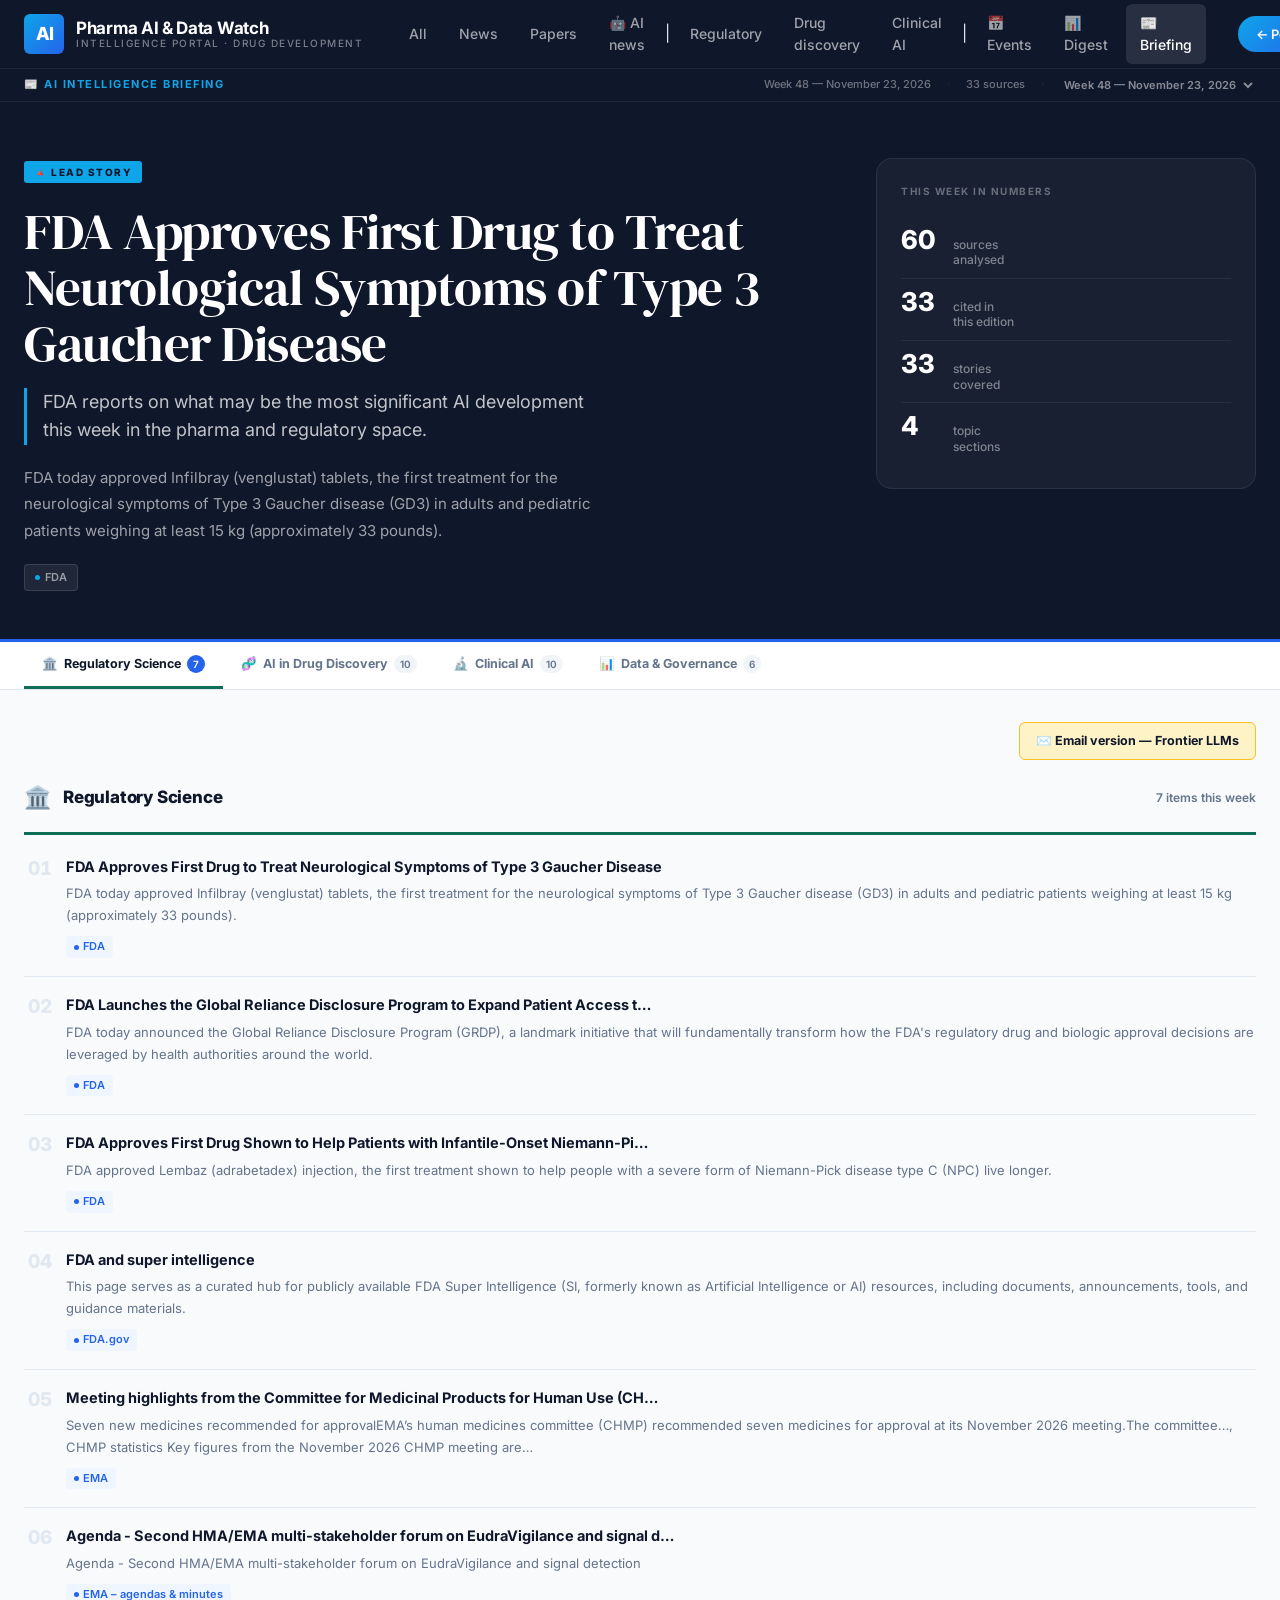
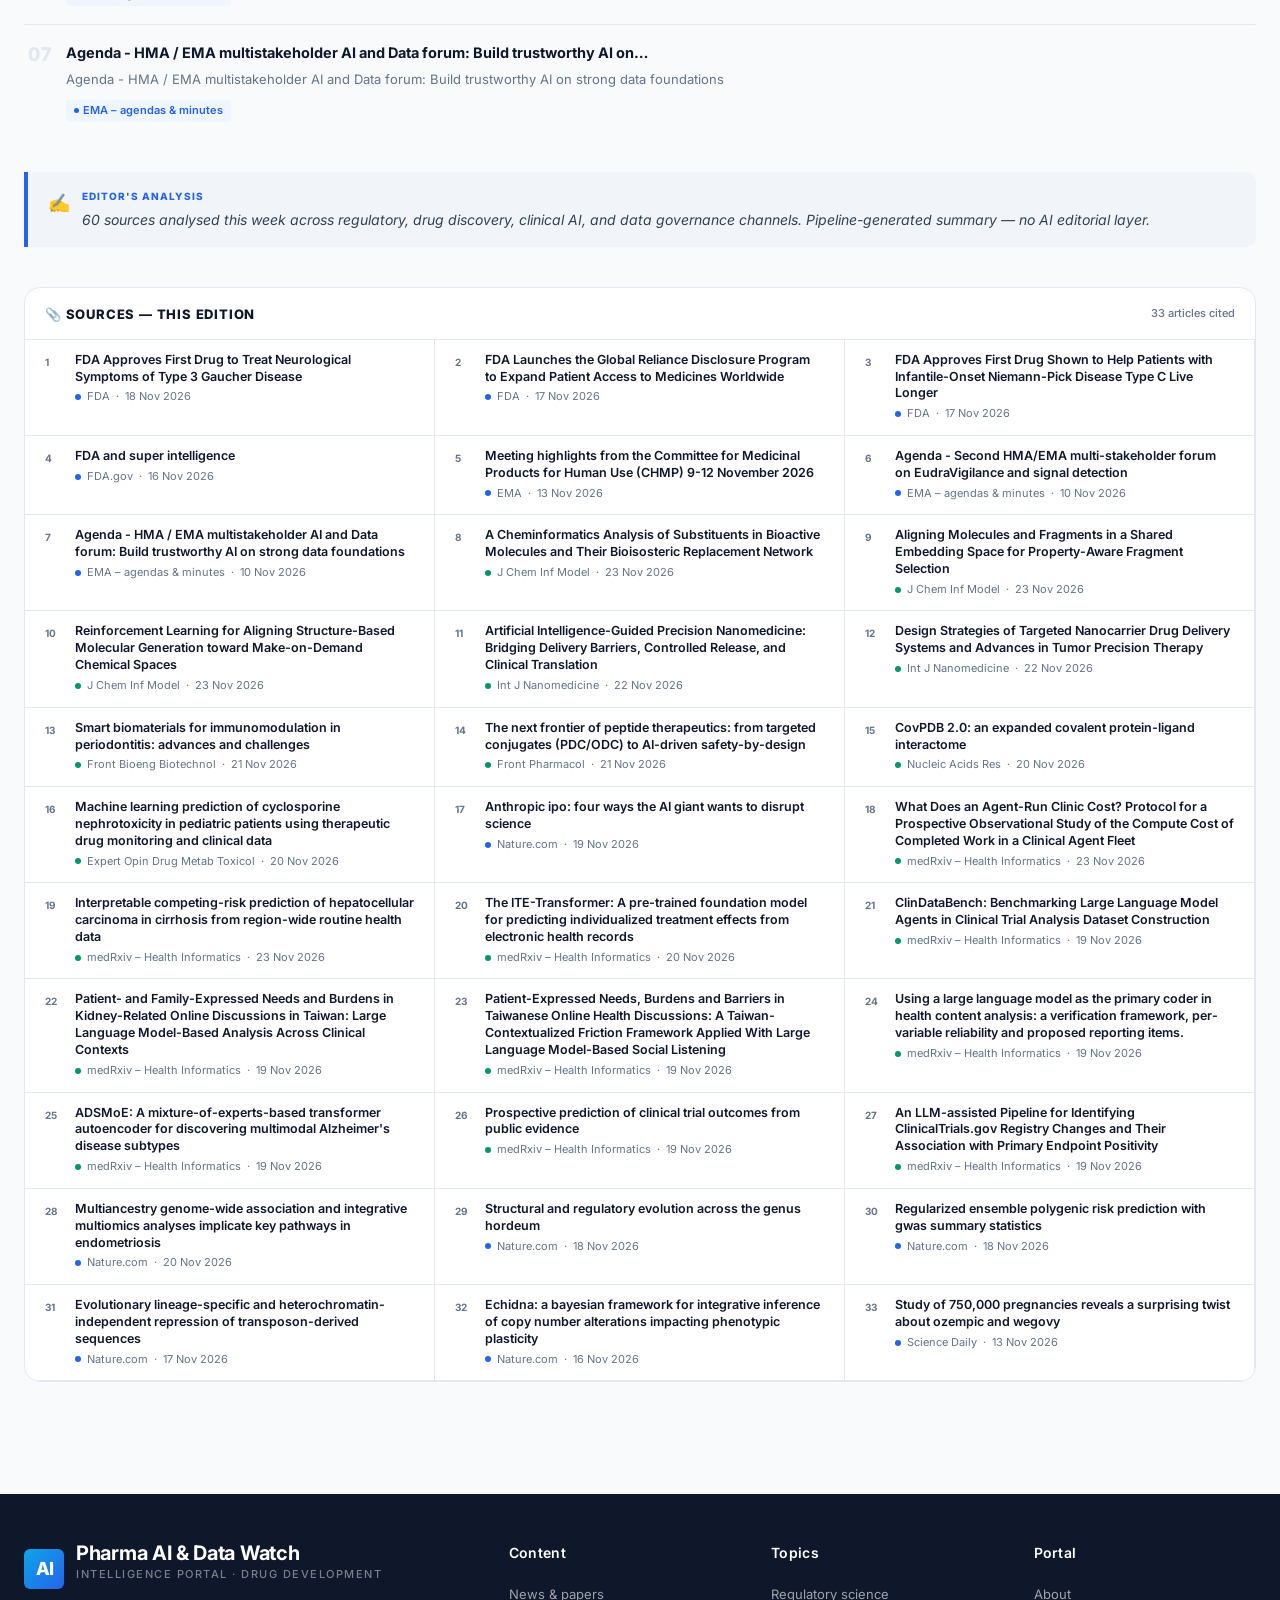
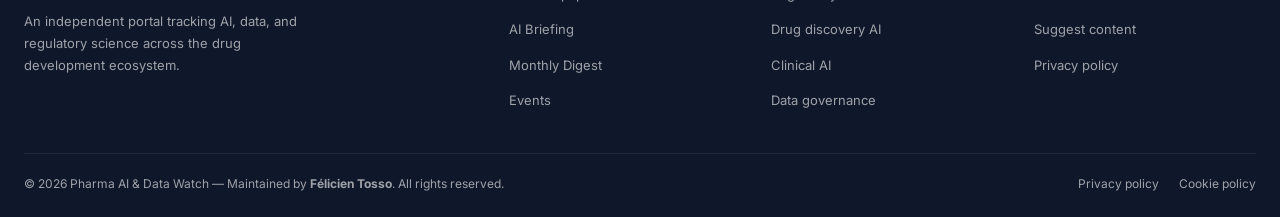
<file: briefing.html>
<!DOCTYPE html>
<html lang="en">
<head>
  <meta charset="UTF-8" />
  <meta name="viewport" content="width=device-width, initial-scale=1.0" />
  <title>AI Intelligence Briefing — Pharma AI &amp; Data Watch</title>
  <meta name="description" content="Weekly expert AI briefing for pharmaceutical and regulatory science professionals. Sourced from scientific journals, regulatory agencies, and specialized media." />
  <link rel="canonical" href="https://djindetoss.github.io/pharma-ai-data-watch/briefing.html" />
  <link rel="alternate" type="application/rss+xml" title="Pharma AI &amp; Data Watch — RSS Feed" href="https://djindetoss.github.io/pharma-ai-data-watch/feed.xml" />
  <meta property="og:type"        content="article" />
  <meta property="og:url"         content="https://djindetoss.github.io/pharma-ai-data-watch/briefing.html" />
  <meta property="og:title"       content="AI Intelligence Briefing — Pharma AI &amp; Data Watch" />
  <meta property="og:description" content="Weekly AI briefing for pharma and regulatory science: frontier LLMs, regulatory science, drug discovery AI, clinical AI, and data governance." />
  <meta property="og:image"       content="https://djindetoss.github.io/pharma-ai-data-watch/og-image.png" />
  <meta name="twitter:card"        content="summary_large_image" />
  <meta name="twitter:title"       content="Pharma AI Weekly Briefing" />
  <meta name="twitter:description" content="Expert AI intelligence for pharmaceutical and regulatory science professionals." />
  <meta name="twitter:image"       content="https://djindetoss.github.io/pharma-ai-data-watch/og-image.png" />
  <!-- Analytics: Plausible (privacy-friendly, no cookies, GDPR-compliant) -->
  <script defer data-domain="djindetoss.github.io/pharma-ai-data-watch" src="https://plausible.io/js/script.js"></script>
  <link rel="preconnect" href="https://fonts.googleapis.com" />
  <link rel="preconnect" href="https://fonts.gstatic.com" crossorigin />
  <link href="https://fonts.googleapis.com/css2?family=Inter:wght@400;500;600;700;800&family=DM+Serif+Display:ital@0;1&display=swap" rel="stylesheet" />
  <link rel="stylesheet" href="css/styles.css?v=20260614" />
  <style>
    /* ══════════════════════════════════════════════════════════════
       BRIEFING PAGE — INTELLIGENCE REPORT STYLE
    ══════════════════════════════════════════════════════════════ */

    /* ── Top edition bar ── */
    .edition-bar {
      background: var(--dark);
      border-bottom: 1px solid rgba(255,255,255,0.06);
      padding: 7px 24px;
    }
    .edition-bar-inner {
      max-width: 1400px;
      margin: 0 auto;
      display: flex;
      align-items: center;
      justify-content: space-between;
      flex-wrap: wrap;
      gap: 8px;
    }
    .edition-label {
      font-size: 11px;
      font-weight: 700;
      text-transform: uppercase;
      letter-spacing: 1.5px;
      color: var(--accent);
    }
    .edition-meta {
      display: flex;
      align-items: center;
      gap: 16px;
    }
    .edition-meta span {
      font-size: 11px;
      color: rgba(255,255,255,0.4);
      font-weight: 500;
    }
    .edition-meta .sep { opacity: 0.2; }

    /* Week selector */
    #week-select {
      background: transparent;
      border: none;
      color: rgba(255,255,255,0.5);
      font-size: 11px;
      font-weight: 600;
      cursor: pointer;
      outline: none;
      padding: 0;
      font-family: inherit;
    }
    #week-select option { background: #1e293b; color: #fff; }

    /* ── Hero: Lead story ── */
    .briefing-hero {
      background: var(--dark);
      padding: 56px 24px 0;
      border-bottom: 3px solid var(--primary-light);
    }
    .briefing-hero-inner {
      max-width: 1400px;
      margin: 0 auto;
    }
    .hero-kicker {
      display: inline-flex;
      align-items: center;
      gap: 8px;
      background: var(--accent);
      color: var(--dark);
      border-radius: 3px;
      padding: 3px 10px;
      font-size: 10px;
      font-weight: 800;
      text-transform: uppercase;
      letter-spacing: 1.5px;
      margin-bottom: 20px;
    }
    .hero-layout {
      display: grid;
      grid-template-columns: 1fr 380px;
      gap: 48px;
      align-items: start;
      padding-bottom: 48px;
    }
    .hero-main {}
    .hero-headline {
      font-family: 'DM Serif Display', serif;
      font-size: clamp(30px, 4vw, 52px);
      font-weight: 400;
      color: var(--white);
      line-height: 1.1;
      letter-spacing: -0.5px;
      margin-bottom: 16px;
    }
    .hero-standfirst {
      font-size: 18px;
      color: rgba(255,255,255,0.75);
      line-height: 1.6;
      font-weight: 400;
      margin-bottom: 20px;
      max-width: 580px;
      border-left: 3px solid var(--accent);
      padding-left: 16px;
    }
    .hero-body {
      font-size: 15px;
      color: rgba(255,255,255,0.6);
      line-height: 1.75;
      max-width: 580px;
    }
    .hero-sources {
      display: flex;
      flex-wrap: wrap;
      gap: 6px;
      margin-top: 20px;
    }
    .source-chip {
      display: inline-flex;
      align-items: center;
      gap: 5px;
      padding: 4px 10px;
      border-radius: 4px;
      font-size: 11px;
      font-weight: 600;
      background: rgba(255,255,255,0.07);
      border: 1px solid rgba(255,255,255,0.12);
      color: rgba(255,255,255,0.55);
      text-decoration: none;
      transition: all 0.15s;
    }
    .source-chip:hover { background: rgba(255,255,255,0.12); color: var(--white); }
    .source-chip-dot { width: 5px; height: 5px; border-radius: 50%; background: var(--accent); flex-shrink: 0; }

    /* Hero sidebar: week stats */
    .hero-sidebar {
      background: rgba(255,255,255,0.04);
      border: 1px solid rgba(255,255,255,0.08);
      border-radius: var(--radius-lg);
      padding: 24px;
    }
    .hero-sidebar-title {
      font-size: 10px;
      font-weight: 700;
      text-transform: uppercase;
      letter-spacing: 1.5px;
      color: rgba(255,255,255,0.35);
      margin-bottom: 18px;
    }
    .hero-stat-row {
      display: flex;
      align-items: baseline;
      gap: 10px;
      padding: 10px 0;
      border-bottom: 1px solid rgba(255,255,255,0.06);
    }
    .hero-stat-row:last-child { border-bottom: none; }
    .hero-stat-num {
      font-size: 26px;
      font-weight: 800;
      color: var(--white);
      line-height: 1;
      min-width: 42px;
    }
    .hero-stat-label {
      font-size: 12px;
      color: rgba(255,255,255,0.45);
      font-weight: 500;
      line-height: 1.3;
    }

    /* ── Section tabs nav ── */
    .section-tabs-wrap {
      position: sticky;
      top: 57px; /* below main header */
      z-index: 90;
      background: #fff;
      border-bottom: 1px solid var(--border);
      margin-bottom: 0;
    }
    .section-tabs {
      max-width: 1400px;
      margin: 0 auto;
      padding: 0 24px;
      display: flex;
      gap: 0;
      overflow-x: auto;
      scrollbar-width: none;
    }
    .section-tabs::-webkit-scrollbar { display: none; }
    .section-tab {
      flex-shrink: 0;
      padding: 12px 18px;
      font-size: 12.5px;
      font-weight: 700;
      color: var(--mid);
      border-bottom: 3px solid transparent;
      cursor: pointer;
      display: flex;
      align-items: center;
      gap: 6px;
      transition: color 0.15s, border-color 0.15s;
      white-space: nowrap;
      user-select: none;
    }
    .section-tab:hover { color: var(--dark); }
    .section-tab.active { color: var(--dark); border-bottom-color: var(--primary-light); }
    .section-tab-count {
      font-size: 10px;
      font-weight: 600;
      background: var(--light);
      border-radius: 10px;
      padding: 1px 6px;
      color: var(--mid);
    }
    .section-tab.active .section-tab-count {
      background: var(--primary-light);
      color: #fff;
    }

    /* ── Briefing body ── */
    .briefing-body {
      max-width: 1400px;
      margin: 0 auto;
      padding: 32px 24px 64px;
    }

    /* ── Section panel ── */
    .section-panel { display: none; margin-bottom: 32px; }
    .section-panel.active { display: block; }

    .section-panel-header {
      display: flex;
      align-items: center;
      gap: 12px;
      padding-bottom: 16px;
      margin-bottom: 4px;
      border-bottom: 3px solid var(--accent-color, #334155);
    }
    .section-panel-icon { font-size: 22px; }
    .section-panel-title {
      font-size: 17px;
      font-weight: 800;
      color: var(--dark);
      letter-spacing: -0.2px;
    }
    .section-panel-total {
      margin-left: auto;
      font-size: 12px;
      font-weight: 600;
      color: var(--mid);
    }

    /* ── Brief items (numbered list) ── */
    .brief-item {
      display: grid;
      grid-template-columns: 28px 1fr;
      gap: 0 14px;
      padding: 18px 0;
      border-bottom: 1px solid var(--border);
    }
    .brief-item:last-child { border-bottom: none; }
    .brief-item-num {
      font-size: 19px;
      font-weight: 800;
      color: var(--border);
      line-height: 1.2;
      text-align: right;
      padding-top: 1px;
      font-variant-numeric: tabular-nums;
    }
    .brief-item-inner {}
    .brief-item-headline {
      font-size: 14.5px;
      font-weight: 700;
      color: var(--dark);
      line-height: 1.35;
      margin-bottom: 6px;
    }
    .brief-item-body {
      font-size: 13px;
      color: var(--mid);
      line-height: 1.7;
      margin-bottom: 10px;
    }
    .brief-item-sources {
      display: flex;
      flex-wrap: wrap;
      gap: 5px;
    }
    .brief-source-tag {
      display: inline-flex;
      align-items: center;
      gap: 4px;
      font-size: 11px;
      font-weight: 600;
      color: var(--primary-light);
      background: #eff6ff;
      border-radius: 4px;
      padding: 2px 8px;
      text-decoration: none;
      transition: background 0.12s;
    }
    .brief-source-tag:hover { background: #dbeafe; }

    /* ── Show more toggle ── */
    .show-more-row {
      text-align: center;
      padding: 12px 0 4px;
    }
    .show-more-btn {
      display: inline-flex;
      align-items: center;
      gap: 6px;
      font-size: 12.5px;
      font-weight: 600;
      color: var(--primary-light);
      background: #eff6ff;
      border: none;
      border-radius: 6px;
      padding: 7px 18px;
      cursor: pointer;
      transition: background 0.12s;
    }
    .show-more-btn:hover { background: #dbeafe; }

    /* ── Email version link ── */
    .email-btn-wrap {
      display: flex;
      justify-content: flex-end;
      margin-bottom: 20px;
    }
    .email-btn {
      display: inline-flex;
      align-items: center;
      gap: 7px;
      font-size: 12.5px;
      font-weight: 700;
      color: #0f172a;
      background: #fef3c7;
      border: 1px solid #fbbf24;
      border-radius: 6px;
      padding: 8px 16px;
      text-decoration: none;
      transition: background 0.12s;
    }
    .email-btn:hover { background: #fde68a; }

    /* ── Pharma Focus section ── */
    .pharma-focus {
      background: linear-gradient(135deg, #0f172a 0%, #1e3a6e 60%, #1d4ed8 100%);
      border-radius: var(--radius-xl);
      padding: 40px 36px;
      margin-bottom: 40px;
      position: relative;
      overflow: hidden;
    }
    .pharma-focus::before {
      content: '🧬';
      position: absolute;
      right: 32px;
      top: 24px;
      font-size: 72px;
      opacity: 0.07;
      line-height: 1;
    }
    .pharma-kicker {
      display: inline-flex;
      align-items: center;
      gap: 6px;
      background: rgba(14,165,233,0.2);
      border: 1px solid rgba(14,165,233,0.3);
      border-radius: 4px;
      padding: 4px 12px;
      font-size: 10px;
      font-weight: 800;
      text-transform: uppercase;
      letter-spacing: 1.5px;
      color: var(--accent);
      margin-bottom: 16px;
    }
    .pharma-headline {
      font-family: 'DM Serif Display', serif;
      font-size: clamp(22px, 3vw, 34px);
      font-weight: 400;
      color: var(--white);
      line-height: 1.2;
      margin-bottom: 12px;
    }
    .pharma-standfirst {
      font-size: 15px;
      color: rgba(255,255,255,0.65);
      line-height: 1.65;
      margin-bottom: 28px;
      max-width: 680px;
      border-left: 3px solid var(--accent);
      padding-left: 14px;
    }
    .pharma-grid {
      display: grid;
      grid-template-columns: repeat(auto-fill, minmax(280px, 1fr));
      gap: 16px;
    }
    .pharma-item {
      background: rgba(255,255,255,0.06);
      border: 1px solid rgba(255,255,255,0.1);
      border-radius: var(--radius);
      padding: 18px 20px;
      transition: background 0.15s;
    }
    .pharma-item:hover { background: rgba(255,255,255,0.1); }
    .pharma-item-headline {
      font-size: 13.5px;
      font-weight: 700;
      color: var(--white);
      line-height: 1.35;
      margin-bottom: 8px;
    }
    .pharma-item-body {
      font-size: 12.5px;
      color: rgba(255,255,255,0.6);
      line-height: 1.65;
      margin-bottom: 10px;
    }
    .pharma-source-tag {
      display: inline-flex;
      align-items: center;
      gap: 4px;
      font-size: 10.5px;
      font-weight: 600;
      color: var(--accent);
      background: rgba(14,165,233,0.15);
      border-radius: 4px;
      padding: 2px 8px;
      text-decoration: none;
    }
    .pharma-source-tag:hover { background: rgba(14,165,233,0.25); }

    /* ── Editor's note ── */
    .editor-note {
      background: var(--light);
      border-left: 4px solid var(--primary-light);
      border-radius: 0 var(--radius) var(--radius) 0;
      padding: 16px 20px;
      margin-bottom: 40px;
      display: flex;
      gap: 12px;
      align-items: flex-start;
    }
    .editor-note-icon { font-size: 18px; flex-shrink: 0; margin-top: 1px; }
    .editor-note-label {
      font-size: 10px;
      font-weight: 800;
      text-transform: uppercase;
      letter-spacing: 1px;
      color: var(--primary-light);
      margin-bottom: 4px;
    }
    .editor-note-text {
      font-size: 14px;
      color: var(--dark-3);
      line-height: 1.65;
      font-style: italic;
    }

    /* ── Sources index ── */
    .sources-section {
      background: var(--white);
      border: 1px solid var(--border);
      border-radius: var(--radius-lg);
      overflow: hidden;
    }
    .sources-header {
      padding: 16px 20px 14px;
      border-bottom: 1px solid var(--border);
      display: flex;
      align-items: center;
      justify-content: space-between;
    }
    .sources-header h2 {
      font-size: 13px;
      font-weight: 800;
      text-transform: uppercase;
      letter-spacing: 0.8px;
      color: var(--dark);
    }
    .sources-count {
      font-size: 11px;
      color: var(--mid);
      font-weight: 500;
    }
    .sources-list {
      display: grid;
      grid-template-columns: repeat(auto-fill, minmax(340px, 1fr));
      gap: 0;
    }
    .source-entry {
      display: flex;
      align-items: flex-start;
      gap: 12px;
      padding: 12px 20px;
      border-bottom: 1px solid var(--border);
      border-right: 1px solid var(--border);
      transition: background 0.12s;
      text-decoration: none;
      color: inherit;
    }
    .source-entry:hover { background: var(--lighter); }
    .source-entry-num {
      font-size: 10px;
      font-weight: 700;
      color: var(--mid);
      min-width: 18px;
      flex-shrink: 0;
      margin-top: 2px;
    }
    .source-entry-body {}
    .source-entry-title {
      font-size: 12.5px;
      font-weight: 600;
      color: var(--dark);
      line-height: 1.35;
      margin-bottom: 3px;
    }
    .source-entry:hover .source-entry-title { color: var(--primary-light); }
    .source-entry-meta {
      font-size: 11px;
      color: var(--mid);
      display: flex;
      gap: 6px;
      align-items: center;
    }
    .source-type-dot {
      width: 6px;
      height: 6px;
      border-radius: 50%;
      flex-shrink: 0;
    }

    /* ── Loading / empty ── */
    .b-spinner {
      display: flex;
      flex-direction: column;
      align-items: center;
      justify-content: center;
      min-height: 300px;
      gap: 14px;
      color: var(--mid);
    }
    .b-spinner-ring {
      width: 38px;
      height: 38px;
      border: 3px solid var(--border);
      border-top-color: var(--primary-light);
      border-radius: 50%;
      animation: bspin 0.7s linear infinite;
    }
    @keyframes bspin { to { transform: rotate(360deg); } }

    .b-empty {
      text-align: center;
      padding: 60px 20px;
    }
    .b-empty-icon { font-size: 48px; margin-bottom: 14px; }
    .b-empty h2 { font-size: 20px; font-weight: 700; color: var(--dark); margin-bottom: 8px; }
    .b-empty p  { font-size: 14px; color: var(--mid); line-height: 1.6; max-width: 460px; margin: 0 auto; }

    /* ── Responsive ── */
    @media (max-width: 1000px) {
      .hero-layout { grid-template-columns: 1fr; }
      .hero-sidebar { display: grid; grid-template-columns: repeat(3, 1fr); gap: 12px; }
      .hero-sidebar-title { grid-column: 1 / -1; }
      .hero-stat-row { border-bottom: none; flex-direction: column; gap: 2px; }
      .sections-grid { grid-template-columns: 1fr; }
    }
    @media (max-width: 640px) {
      .briefing-hero { padding: 36px 16px 0; }
      .briefing-body  { padding: 24px 16px 48px; }
      .pharma-focus   { padding: 28px 20px; }
      .hero-sidebar   { grid-template-columns: 1fr 1fr; }
      .pharma-grid    { grid-template-columns: 1fr; }
      .sources-list   { grid-template-columns: 1fr; }
    }
  </style>
</head>
<body>

  <!-- ── HEADER ── -->
  <header>
    <div class="header-inner">
      <a href="index.html" class="logo">
        <div class="logo-icon">AI</div>
        <div class="logo-text">
          <span class="logo-title">Pharma AI &amp; Data Watch</span>
          <span class="logo-sub">Intelligence portal · Drug development</span>
        </div>
      </a>
      <nav>
        <a href="index.html" data-filter-link="all">All</a>
        <a href="index.html" data-filter-link="news">News</a>
        <a href="index.html" data-filter-link="paper">Papers</a>
        <a href="index.html" data-filter-link="ainews">🤖 AI news</a>
        <span class="nav-divider">|</span>
        <a href="index.html" data-topic-link="regulatory">Regulatory</a>
        <a href="index.html" data-topic-link="drug-discovery">Drug discovery</a>
        <a href="index.html" data-topic-link="clinical-ai">Clinical AI</a>
        <span class="nav-divider">|</span>
        <a href="events.html">📅 Events</a>
        <a href="digest.html">📊 Digest</a>
        <a href="briefing.html" class="active">📰 Briefing</a>
      </nav>
      <div class="header-actions">
        <a href="index.html" class="btn-subscribe" style="text-decoration:none;">← Portal</a>
      </div>
    </div>
  </header>

  <!-- ── EDITION BAR ── -->
  <div class="edition-bar">
    <div class="edition-bar-inner">
      <span class="edition-label">📰 AI Intelligence Briefing</span>
      <div class="edition-meta">
        <span id="edition-week">—</span>
        <span class="sep">·</span>
        <span id="edition-sources">— sources</span>
        <span class="sep">·</span>
        <select id="week-select" title="Select briefing week">
          <option value="">Loading…</option>
        </select>
      </div>
    </div>
  </div>

  <!-- ── HERO (Lead story) ── -->
  <section class="briefing-hero" id="briefing-hero">
    <div class="briefing-hero-inner">
      <div id="hero-content">
        <div class="b-spinner">
          <div class="b-spinner-ring"></div>
          <span>Loading this week's briefing…</span>
        </div>
      </div>
    </div>
  </section>

  <!-- ── SECTION TABS ── -->
  <div class="section-tabs-wrap" id="section-tabs-wrap" style="display:none">
    <div class="section-tabs" id="section-tabs"></div>
  </div>

  <!-- ── BODY ── -->
  <div class="briefing-body" id="briefing-body" style="display:none">

    <!-- Email version CTA -->
    <div class="email-btn-wrap">
      <a href="email-briefing.html" class="email-btn" id="email-link">✉️ Email version — Frontier LLMs</a>
    </div>

    <!-- Section panels (tab content) -->
    <div id="sections-panels"></div>

    <!-- Editor's note -->
    <div class="editor-note" id="editor-note" style="display:none">
      <span class="editor-note-icon">✍️</span>
      <div>
        <div class="editor-note-label">Editor's analysis</div>
        <p class="editor-note-text" id="editor-note-text"></p>
      </div>
    </div>

    <!-- Pharma Focus -->
    <div id="pharma-section"></div>

    <!-- Sources index -->
    <div class="sources-section" id="sources-section" style="display:none">
      <div class="sources-header">
        <h2>📎 Sources — This Edition</h2>
        <span class="sources-count" id="sources-count"></span>
      </div>
      <div class="sources-list" id="sources-list"></div>
    </div>
  </div>

  <footer>
    <div class="footer-inner">
      <div class="footer-grid">
        <div class="footer-brand">
          <div class="logo" style="margin-bottom:14px;">
            <div class="logo-icon">AI</div>
            <div class="logo-text">
              <span class="logo-title">Pharma AI &amp; Data Watch</span>
              <span class="logo-sub">Intelligence portal · Drug development</span>
            </div>
          </div>
          <p>An independent portal tracking AI, data, and regulatory science across the drug development ecosystem.</p>
        </div>
        <div class="footer-col">
          <h4>Content</h4>
          <ul>
            <li><a href="index.html">News &amp; papers</a></li>
            <li><a href="briefing.html">AI Briefing</a></li>
            <li><a href="digest.html">Monthly Digest</a></li>
            <li><a href="events.html">Events</a></li>
          </ul>
        </div>
        <div class="footer-col">
          <h4>Topics</h4>
          <ul>
            <li><a href="index.html">Regulatory science</a></li>
            <li><a href="index.html">Drug discovery AI</a></li>
            <li><a href="index.html">Clinical AI</a></li>
            <li><a href="index.html">Data governance</a></li>
          </ul>
        </div>
        <div class="footer-col">
          <h4>Portal</h4>
          <ul>
            <li><a href="index.html#about">About</a></li>
            <li><a href="#">Suggest content</a></li>
            <li><a href="#">Privacy policy</a></li>
          </ul>
        </div>
      </div>
      <div class="footer-bottom">
        <p>© 2026 Pharma AI &amp; Data Watch — Maintained by <strong>Félicien Tosso</strong>. All rights reserved.</p>
        <div class="footer-links">
          <a href="#">Privacy policy</a>
          <a href="#">Cookie policy</a>
        </div>
      </div>
    </div>
  </footer>

  <script>
  'use strict';

  /* ── Type colors ── */
  const TYPE_COLORS = {
    paper:   '#059669',
    news:    '#2563eb',
    ainews:  '#d97706',
    seminar: '#7c3aed',
    webinar: '#7c3aed',
  };

  function typeColor(t) { return TYPE_COLORS[t] || '#64748b'; }

  /* ── Helpers ── */
  function fmtDate(iso) {
    if (!iso) return '';
    try { return new Date(iso).toLocaleDateString('en-GB', { day: 'numeric', month: 'short', year: 'numeric' }); }
    catch { return iso; }
  }

  function sourceChip(s, dark = false) {
    if (!s || !s.url || s.url === '#') return '';
    const cls = dark ? 'pharma-source-tag' : 'brief-source-tag';
    return `<a class="${cls}" href="${s.url}" target="_blank" rel="noopener">
      <span style="width:5px;height:5px;border-radius:50%;background:${typeColor(s.type)};display:inline-block;flex-shrink:0"></span>
      ${s.source || 'Source'}
    </a>`;
  }

  /* ── Render hero (lead story) ── */
  function renderHero(b) {
    const ls = b.leadStory || {};
    const stats = b.meta || {};
    const model = '';
    const sourcesHtml = (ls.sources || []).map(s => `
      <a class="source-chip" href="${s.url}" target="_blank" rel="noopener">
        <span class="source-chip-dot"></span>${s.source || '—'}
      </a>`).join('');

    document.getElementById('hero-content').innerHTML = `
      <div class="hero-layout">
        <div class="hero-main">
          <div class="hero-kicker">🔺 Lead story</div>
          <h1 class="hero-headline">${ls.headline || 'AI Intelligence Briefing'}</h1>
          <p class="hero-standfirst">${ls.standfirst || ''}</p>
          <p class="hero-body">${ls.body || ''}</p>
          <div class="hero-sources">${sourcesHtml}</div>
        </div>
        <div class="hero-sidebar">
          <div class="hero-sidebar-title">This week in numbers</div>
          <div class="hero-stat-row">
            <div class="hero-stat-num">${stats.articlesAnalyzed || '—'}</div>
            <div class="hero-stat-label">sources<br/>analysed</div>
          </div>
          <div class="hero-stat-row">
            <div class="hero-stat-num">${b.allSources?.length || '—'}</div>
            <div class="hero-stat-label">cited in<br/>this edition</div>
          </div>
          <div class="hero-stat-row">
            <div class="hero-stat-num">${(b.sections || []).reduce((n, s) => n + (s.items?.length || 0), 0) + (b.pharmaFocus?.items?.length || 0)}</div>
            <div class="hero-stat-label">stories<br/>covered</div>
          </div>
          <div class="hero-stat-row">
            <div class="hero-stat-num">${(b.sections || []).length}</div>
            <div class="hero-stat-label">topic<br/>sections</div>
          </div>
        </div>
      </div>`;
  }

  /* ── Render sections with tabs ── */
  const SECTION_ACCENTS = {
    frontier:         '#534AB7',
    regulatory:       '#0F6E56',
    'drug-discovery': '#1e40af',
    'clinical-ai':    '#7c3aed',
    'data-governance':'#0369a1',
  };
  const PREVIEW_COUNT = 10; // items shown before "Show all"

  function buildItemsHtml(items, accent) {
    return items.map((item, idx) => {
      const srcs = (item.sources || []).map(s => sourceChip(s)).join('');
      const hidden = idx >= PREVIEW_COUNT ? ' data-hidden="1" style="display:none"' : '';
      return `
        <div class="brief-item"${hidden}>
          <div class="brief-item-num">${String(idx + 1).padStart(2, '0')}</div>
          <div class="brief-item-inner">
            <div class="brief-item-headline">${item.headline || ''}</div>
            <p class="brief-item-body">${item.body || ''}</p>
            <div class="brief-item-sources">${srcs}</div>
          </div>
        </div>`;
    }).join('');
  }

  function renderSections(sections) {
    const tabsEl   = document.getElementById('section-tabs');
    const panelsEl = document.getElementById('sections-panels');
    const tabsWrap = document.getElementById('section-tabs-wrap');

    if (!sections?.length) return;
    tabsWrap.style.display = '';

    // Build tabs
    tabsEl.innerHTML = sections.map((sec, i) => `
      <div class="section-tab${i === 0 ? ' active' : ''}" data-sec="${sec.id}"
           style="${i === 0 ? `border-bottom-color:${SECTION_ACCENTS[sec.id] || '#334155'}` : ''}">
        <span>${sec.icon || '•'}</span>
        <span>${sec.title}</span>
        <span class="section-tab-count">${sec.items?.length || 0}</span>
      </div>`).join('');

    // Build panels
    panelsEl.innerHTML = sections.map((sec, i) => {
      const accent = SECTION_ACCENTS[sec.id] || '#334155';
      const items  = sec.items || [];
      const itemsHtml = buildItemsHtml(items, accent);
      const hasMore = items.length > PREVIEW_COUNT;
      const showMoreHtml = hasMore ? `
        <div class="show-more-row">
          <button class="show-more-btn" data-sec="${sec.id}">
            ↓ Show all ${items.length} items
          </button>
        </div>` : '';

      return `
        <div class="section-panel${i === 0 ? ' active' : ''}" id="panel-${sec.id}"
             style="--accent-color:${accent}">
          <div class="section-panel-header" style="border-bottom-color:${accent}">
            <span class="section-panel-icon">${sec.icon || '•'}</span>
            <span class="section-panel-title">${sec.title}</span>
            <span class="section-panel-total">${items.length} items this week</span>
          </div>
          <div class="brief-items-list">${itemsHtml}</div>
          ${showMoreHtml}
        </div>`;
    }).join('');

    // Tab click handler
    tabsEl.addEventListener('click', e => {
      const tab = e.target.closest('.section-tab');
      if (!tab) return;
      const id = tab.dataset.sec;

      document.querySelectorAll('.section-tab').forEach(t => {
        t.classList.remove('active');
        t.style.borderBottomColor = 'transparent';
      });
      tab.classList.add('active');
      tab.style.borderBottomColor = SECTION_ACCENTS[id] || '#334155';

      document.querySelectorAll('.section-panel').forEach(p => p.classList.remove('active'));
      const panel = document.getElementById(`panel-${id}`);
      if (panel) panel.classList.add('active');
    });

    // Show more handler
    panelsEl.addEventListener('click', e => {
      const btn = e.target.closest('.show-more-btn');
      if (!btn) return;
      const id = btn.dataset.sec;
      const panel = document.getElementById(`panel-${id}`);
      panel.querySelectorAll('[data-hidden="1"]').forEach(el => {
        el.style.display = '';
        el.removeAttribute('data-hidden');
      });
      btn.closest('.show-more-row').remove();
    });
  }

  /* ── Render pharma focus ── */
  function renderPharmaFocus(pf) {
    const el = document.getElementById('pharma-section');
    if (!pf || !pf.items?.length) { el.innerHTML = ''; return; }

    const items = pf.items.map(item => {
      const srcs = (item.sources || []).map(s => sourceChip(s, true)).join('');
      return `
        <div class="pharma-item">
          <div class="pharma-item-headline">${item.headline || ''}</div>
          <p class="pharma-item-body">${item.body || ''}</p>
          <div>${srcs}</div>
        </div>`;
    }).join('');

    el.innerHTML = `
      <div class="pharma-focus">
        <div class="pharma-kicker">🧬 Pharma focus</div>
        <h2 class="pharma-headline">${pf.headline || 'Pharma & Drug Development'}</h2>
        ${pf.standfirst ? `<p class="pharma-standfirst">${pf.standfirst}</p>` : ''}
        <div class="pharma-grid">${items}</div>
      </div>`;
  }

  /* ── Render sources index ── */
  function renderSources(sources) {
    if (!sources?.length) return;
    const sec = document.getElementById('sources-section');
    sec.style.display = '';
    document.getElementById('sources-count').textContent = `${sources.length} article${sources.length > 1 ? 's' : ''} cited`;
    document.getElementById('sources-list').innerHTML = sources.map((s, i) => `
      <a class="source-entry" href="${s.url}" target="_blank" rel="noopener">
        <span class="source-entry-num">${i + 1}</span>
        <div class="source-entry-body">
          <div class="source-entry-title">${s.title || 'Untitled'}</div>
          <div class="source-entry-meta">
            <span class="source-type-dot" style="background:${typeColor(s.type)}"></span>
            <span>${s.source || '—'}</span>
            <span>·</span>
            <span>${fmtDate(s.date)}</span>
          </div>
        </div>
      </a>`).join('');
  }

  /* ── Render full briefing ── */
  function renderBriefing(b) {
    // Hero
    renderHero(b);

    // Update edition bar
    document.getElementById('edition-week').textContent  = b.weekLabel || b.id;
    document.getElementById('edition-sources').textContent = `${b.allSources?.length || 0} sources`;

    // Body
    document.getElementById('briefing-body').style.display = '';

    // Sections
    renderSections(b.sections);

    // Editor note
    const noteEl = document.getElementById('editor-note');
    if (b.editorNote) {
      noteEl.style.display = '';
      document.getElementById('editor-note-text').textContent = b.editorNote;
    }

    // Pharma focus
    renderPharmaFocus(b.pharmaFocus);

    // Sources
    renderSources(b.allSources);
  }

  /* ── Load briefing ── */
  async function loadBriefing(id) {
    document.getElementById('hero-content').innerHTML = `
      <div class="b-spinner" style="min-height:260px">
        <div class="b-spinner-ring"></div>
        <span>Loading briefing ${id}…</span>
      </div>`;
    document.getElementById('briefing-body').style.display = 'none';

    try {
      const res = await fetch(`./data/briefings/${id}.json?v=${Date.now()}`);
      if (!res.ok) throw new Error(`HTTP ${res.status}`);
      const b = await res.json();
      renderBriefing(b);

      // Highlight active archive item
      document.querySelectorAll('.week-select option').forEach(opt =>
        opt.selected = opt.value === id);
    } catch (e) {
      document.getElementById('hero-content').innerHTML = `
        <div class="b-empty" style="min-height:260px">
          <div class="b-empty-icon">⚠️</div>
          <h2>Briefing unavailable</h2>
          <p>Could not load <code>data/briefings/${id}.json</code>.<br/>
             Trigger the <em>Build Weekly Briefing</em> workflow from GitHub Actions to generate it.</p>
        </div>`;
    }
  }

  /* ── Init: load index ── */
  async function init() {
    let index = [];
    try {
      const res = await fetch(`./data/briefings/index.json?v=${Date.now()}`);
      if (!res.ok) throw new Error(`HTTP ${res.status}`);
      index = await res.json();
    } catch {}

    const sel = document.getElementById('week-select');

    if (!index.length) {
      sel.innerHTML = '<option value="">No briefings yet</option>';
      document.getElementById('hero-content').innerHTML = `
        <div class="b-empty" style="min-height:260px">
          <div class="b-empty-icon">📭</div>
          <h2>First briefing not yet generated</h2>
          <p>The weekly AI briefing will be available after the first run of the
             <em>Build Weekly Briefing</em> workflow (every Monday at 07:30 UTC,
             or trigger it manually from GitHub Actions).</p>
        </div>`;
      return;
    }

    sel.innerHTML = index.map(e =>
      `<option value="${e.id}">${e.weekLabel}</option>`
    ).join('');

    sel.addEventListener('change', e => { if (e.target.value) loadBriefing(e.target.value); });

    await loadBriefing(index[0].id);
  }

  init();
  </script>
</body>
</html>
</file>
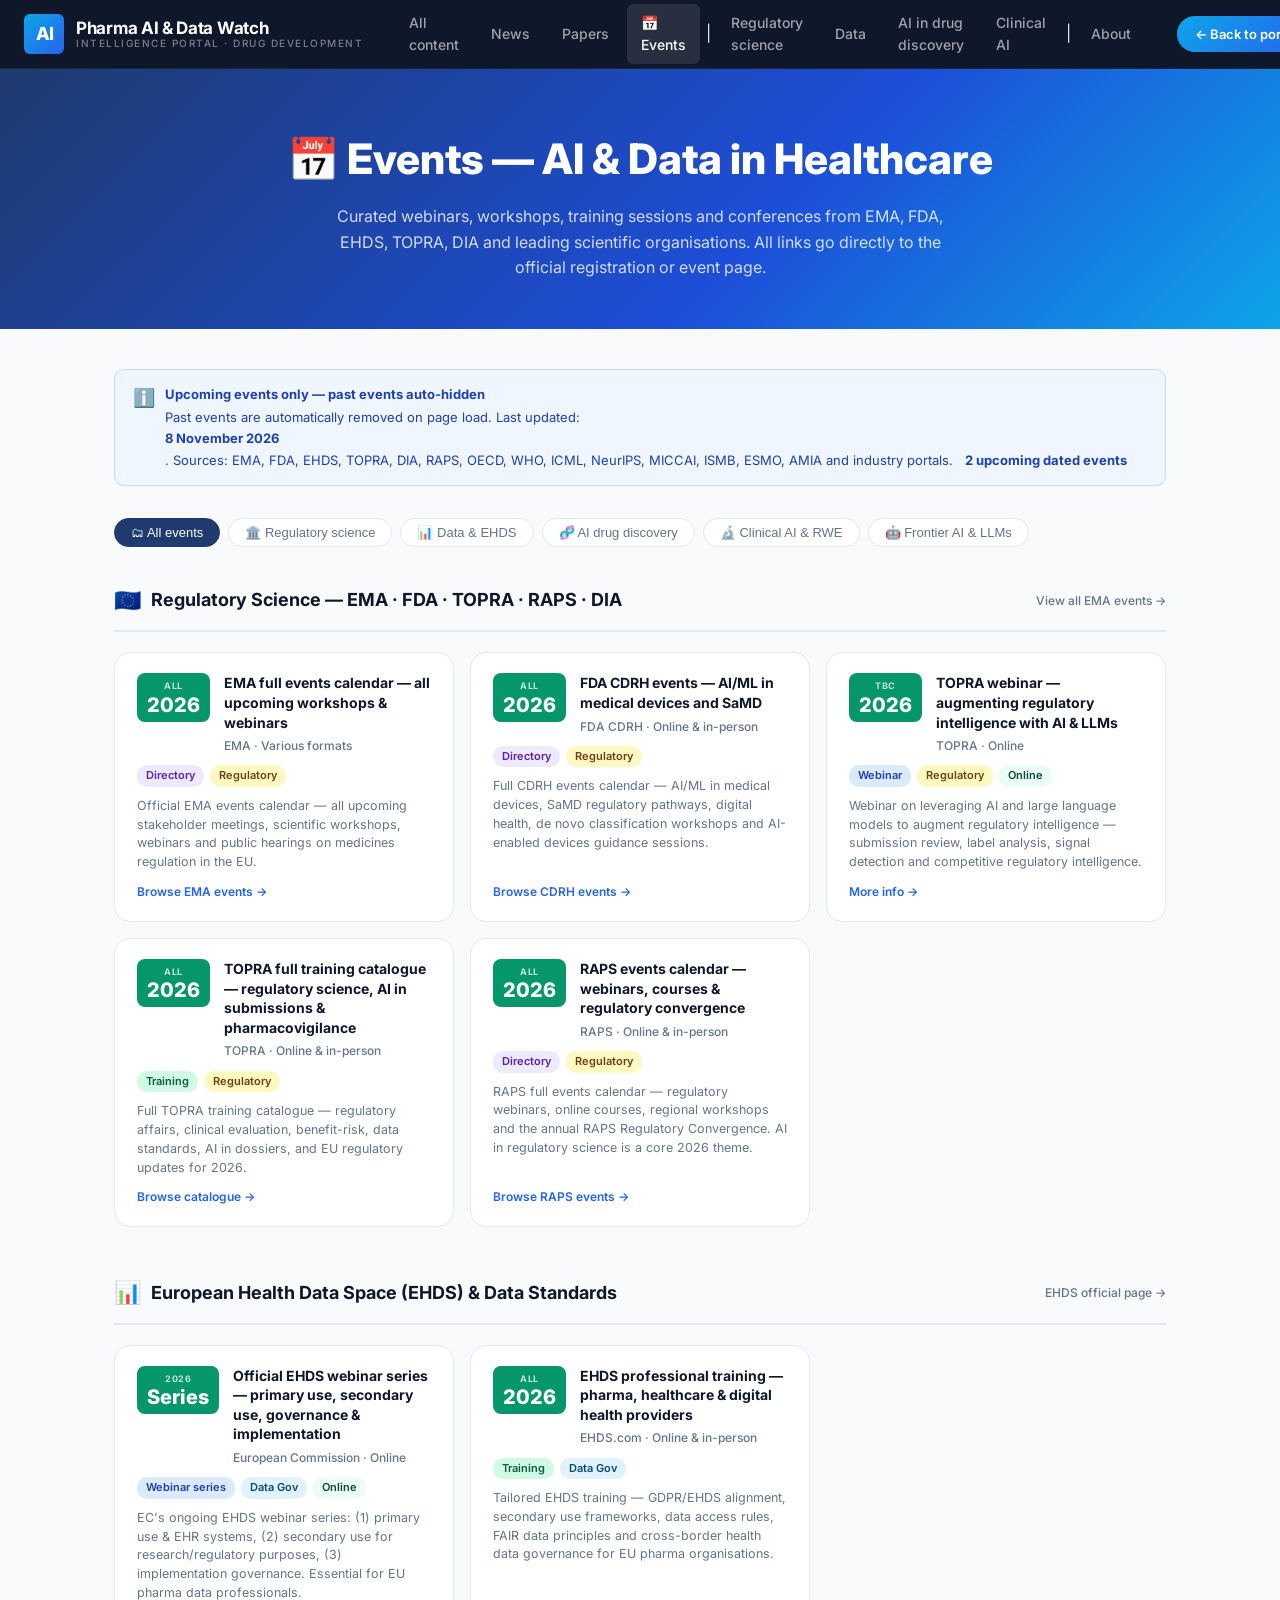
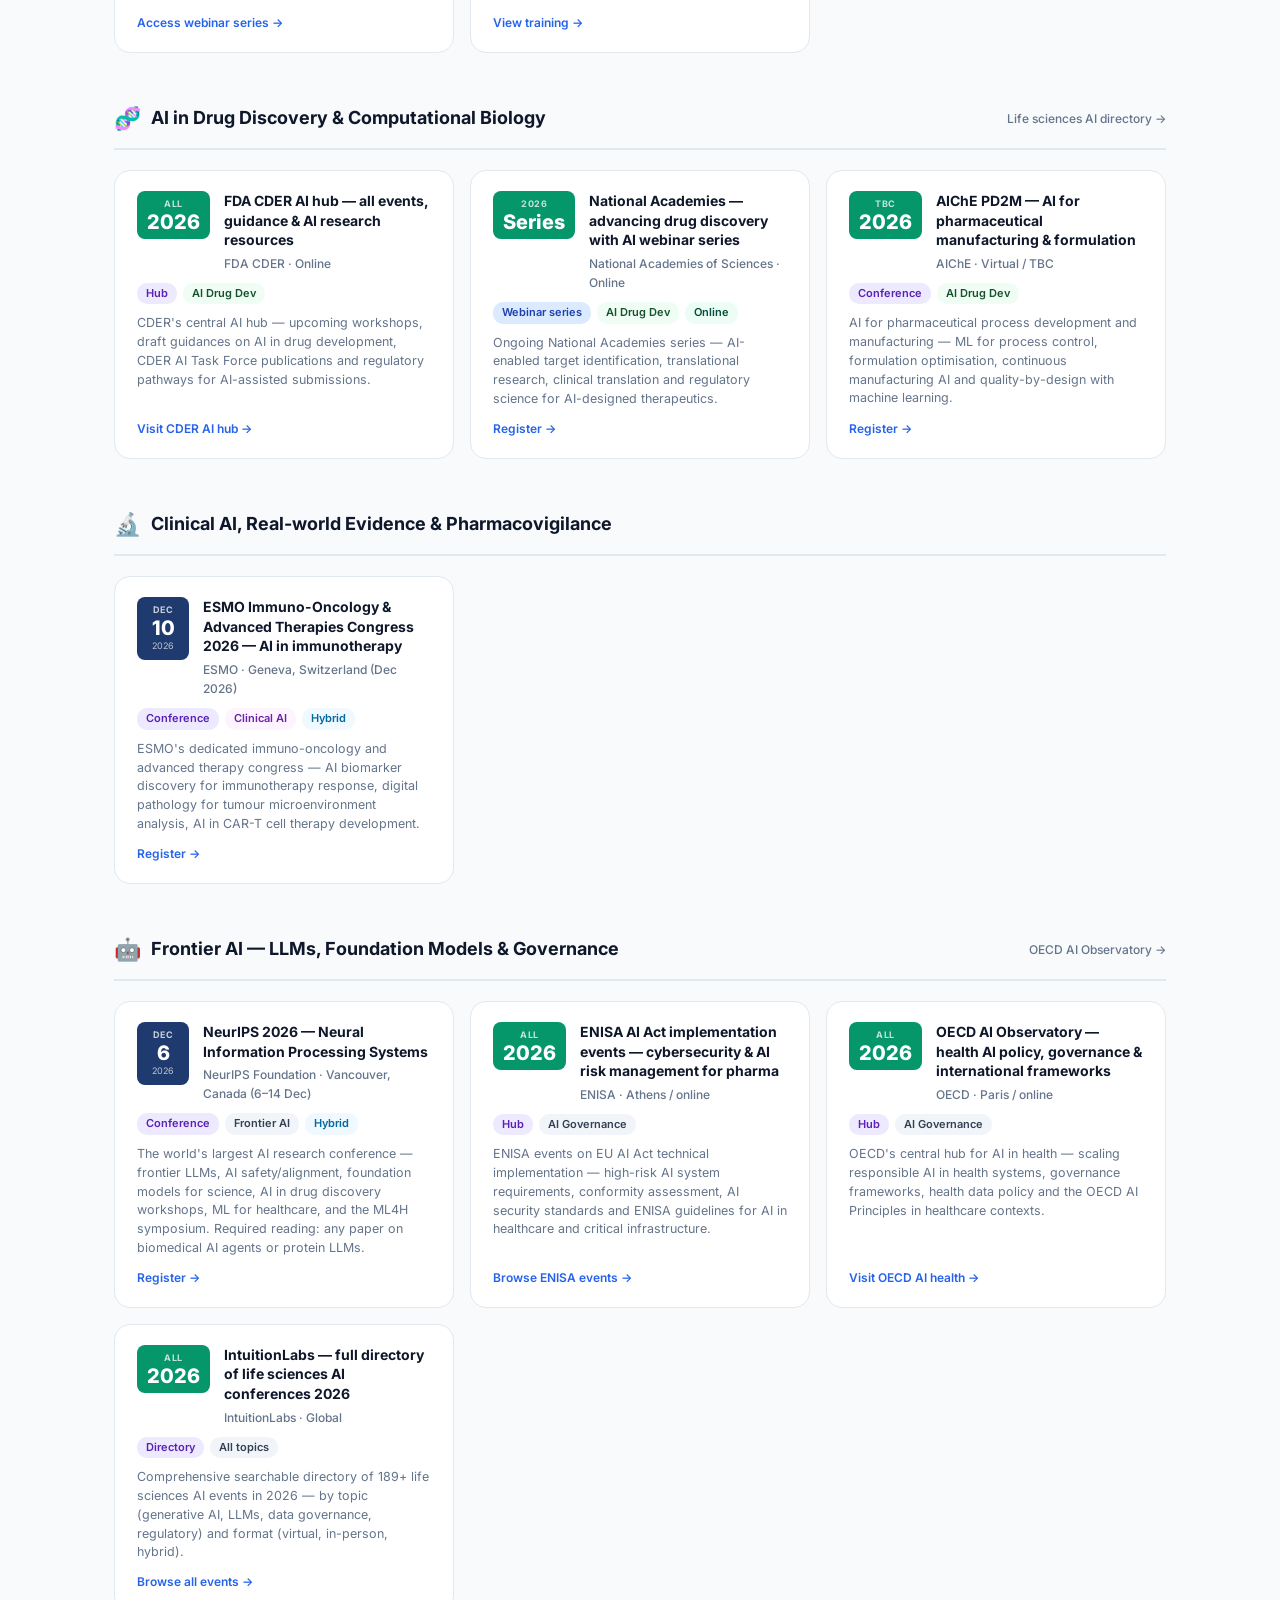
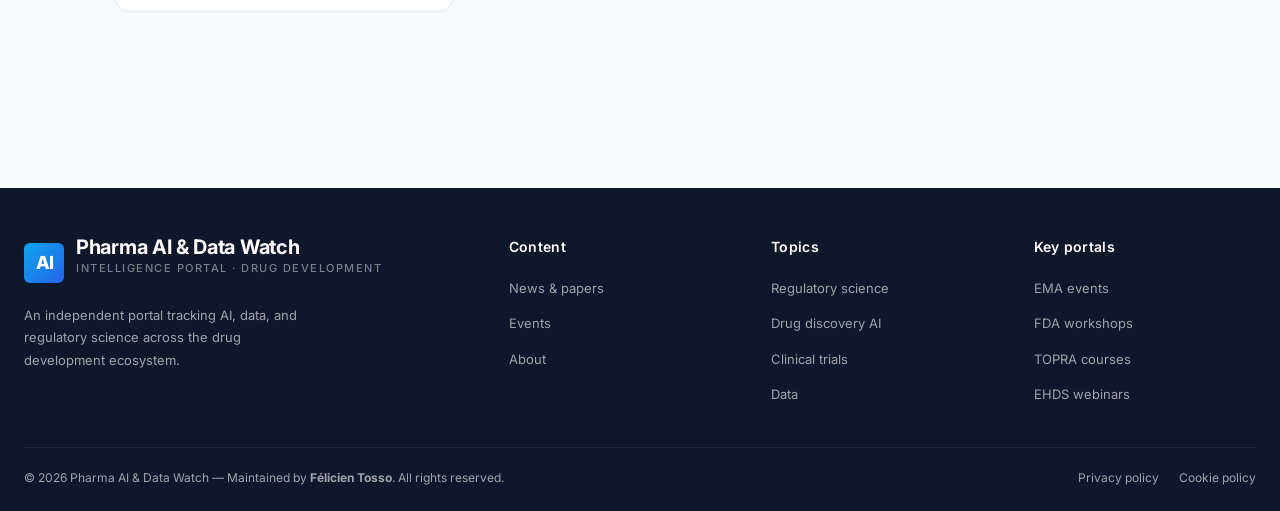
<file: events.html>
<!DOCTYPE html>
<html lang="en">
<head>
  <meta charset="UTF-8" />
  <meta name="viewport" content="width=device-width, initial-scale=1.0" />
  <title>Events — Pharma AI & Data Watch</title>
  <meta name="description" content="Curated list of webinars, seminars, workshops and conferences on AI and data in healthcare, drug development and regulatory science." />

  <!-- Open Graph / LinkedIn / Twitter cards -->
  <meta property="og:type"        content="website" />
  <meta property="og:url"         content="https://djindetoss.github.io/pharma-ai-data-watch/events.html" />
  <meta property="og:title"       content="AI &amp; Pharma Events 2026 — Pharma AI &amp; Data Watch" />
  <meta property="og:description" content="Key conferences, webinars and workshops on AI, regulatory science, EHDS, drug discovery and clinical AI — H2 2026 calendar." />
  <meta property="og:image"       content="https://djindetoss.github.io/pharma-ai-data-watch/og-image.png" />
  <meta name="twitter:card"        content="summary_large_image" />
  <meta name="twitter:title"       content="AI &amp; Pharma Events 2026" />
  <meta name="twitter:description" content="Curated calendar of key conferences, webinars and workshops for pharma AI professionals." />
  <meta name="twitter:image"       content="https://djindetoss.github.io/pharma-ai-data-watch/og-image.png" />
  <link rel="canonical" href="https://djindetoss.github.io/pharma-ai-data-watch/events.html" />

  <!-- Analytics: Plausible (privacy-friendly, no cookies, GDPR-compliant) -->
  <script defer data-domain="djindetoss.github.io/pharma-ai-data-watch" src="https://plausible.io/js/script.js"></script>

  <link rel="preconnect" href="https://fonts.googleapis.com" />
  <link rel="preconnect" href="https://fonts.gstatic.com" crossorigin />
  <link href="https://fonts.googleapis.com/css2?family=Inter:wght@400;500;600;700;800&display=swap" rel="stylesheet" />
  <link rel="stylesheet" href="css/styles.css?v=20260614" />
  <style>
    /* ── Events page layout ── */
    .events-hero {
      background: linear-gradient(135deg, var(--primary) 0%, #1d4ed8 60%, var(--accent) 100%);
      color: var(--white);
      padding: 56px 24px 48px;
      text-align: center;
    }
    .events-hero h1 { font-size: clamp(28px,5vw,42px); font-weight: 800; margin-bottom: 12px; }
    .events-hero p  { font-size: 16px; color: rgba(255,255,255,0.8); max-width: 640px; margin: 0 auto; }

    .events-body {
      max-width: 1100px;
      margin: 0 auto;
      padding: 40px 24px 80px;
    }

    /* ── Category filter pills ── */
    .cat-filter {
      display: flex;
      flex-wrap: wrap;
      gap: 8px;
      margin-bottom: 36px;
    }
    .cat-pill {
      padding: 6px 16px;
      border-radius: 20px;
      font-size: 13px;
      font-weight: 500;
      border: 1.5px solid var(--border);
      background: var(--white);
      color: var(--mid);
      cursor: pointer;
      transition: all 0.15s;
    }
    .cat-pill:hover  { border-color: var(--primary); color: var(--primary); }
    .cat-pill.active { background: var(--primary); color: var(--white); border-color: var(--primary); }

    /* ── Section headings ── */
    .events-section { margin-bottom: 48px; }
    .events-section-header {
      display: flex;
      align-items: center;
      gap: 10px;
      margin-bottom: 20px;
      padding-bottom: 12px;
      border-bottom: 2px solid var(--border);
    }
    .events-section-icon { font-size: 22px; }
    .events-section-title { font-size: 18px; font-weight: 700; color: var(--dark); }
    .events-section-source {
      margin-left: auto;
      font-size: 12px;
      color: var(--mid);
      font-weight: 500;
    }

    /* ── Event cards ── */
    .events-grid {
      display: grid;
      grid-template-columns: repeat(auto-fill, minmax(320px, 1fr));
      gap: 16px;
    }

    .event-card {
      background: var(--white);
      border: 1.5px solid var(--border);
      border-radius: var(--radius-lg);
      padding: 20px 22px;
      display: flex;
      flex-direction: column;
      gap: 10px;
      transition: box-shadow 0.15s, border-color 0.15s, transform 0.15s;
      text-decoration: none;
      color: inherit;
    }
    .event-card:hover {
      border-color: var(--accent);
      box-shadow: var(--shadow-md);
      transform: translateY(-2px);
    }

    .event-card-top {
      display: flex;
      align-items: flex-start;
      gap: 14px;
    }
    .event-card-date {
      background: var(--primary);
      color: var(--white);
      border-radius: 8px;
      padding: 6px 10px;
      text-align: center;
      flex-shrink: 0;
      min-width: 52px;
    }
    .event-card-date .month { font-size: 9px; font-weight: 700; letter-spacing: 0.5px; text-transform: uppercase; opacity: 0.75; }
    .event-card-date .day   { font-size: 20px; font-weight: 800; line-height: 1.1; }
    .event-card-date .year  { font-size: 9px; opacity: 0.7; }
    .event-card-date.ongoing { background: var(--accent-green); }
    .event-card-date.tbc     { background: var(--mid); }

    .event-card-meta { flex: 1; min-width: 0; }
    .event-card-title {
      font-size: 14px;
      font-weight: 700;
      color: var(--dark);
      line-height: 1.4;
      margin-bottom: 4px;
    }
    .event-card:hover .event-card-title { color: var(--primary-light); }

    .event-card-org {
      font-size: 12px;
      color: var(--mid);
      font-weight: 500;
    }

    .event-card-badges {
      display: flex;
      flex-wrap: wrap;
      gap: 6px;
    }

    .event-badge {
      display: inline-flex;
      align-items: center;
      gap: 3px;
      padding: 2px 9px;
      border-radius: 10px;
      font-size: 11px;
      font-weight: 600;
    }
    .eb-type-webinar  { background: #dbeafe; color: #1e40af; }
    .eb-type-seminar  { background: #fce7f3; color: #9d174d; }
    .eb-type-training { background: #d1fae5; color: #065f46; }
    .eb-type-conf     { background: #ede9fe; color: #5b21b6; }
    .eb-type-workshop { background: #fff7ed; color: #c2410c; }

    .eb-cat-regulatory   { background: #fef9c3; color: #713f12; }
    .eb-cat-data         { background: #e0f2fe; color: #0c4a6e; }
    .eb-cat-ai-discovery { background: #f0fdf4; color: #14532d; }
    .eb-cat-clinical     { background: #fdf4ff; color: #6b21a8; }
    .eb-cat-general      { background: #f1f5f9; color: #334155; }

    .eb-loc-online   { background: #ecfdf5; color: #064e3b; }
    .eb-loc-inperson { background: #fef3c7; color: #78350f; }
    .eb-loc-hybrid   { background: #f0f9ff; color: #0369a1; }

    .event-card-desc {
      font-size: 12.5px;
      color: var(--mid);
      line-height: 1.5;
    }

    .event-card-link {
      display: inline-flex;
      align-items: center;
      gap: 5px;
      font-size: 12px;
      font-weight: 600;
      color: var(--primary-light);
      margin-top: auto;
    }
    .event-card:hover .event-card-link { text-decoration: underline; }

    /* ── Note box ── */
    .events-note {
      background: #eff6ff;
      border: 1.5px solid #bfdbfe;
      border-radius: var(--radius);
      padding: 14px 18px;
      font-size: 13px;
      color: #1e40af;
      margin-bottom: 32px;
      display: flex;
      align-items: flex-start;
      gap: 10px;
    }
    .events-note strong { display: block; margin-bottom: 2px; }

    /* ── Hidden sections ── */
    .events-section[data-cat].hidden { display: none; }

    @media (max-width: 640px) {
      .events-grid { grid-template-columns: 1fr; }
    }
  </style>
</head>
<body>

  <!-- ── HEADER ── -->
  <header>
    <div class="header-inner">
      <a href="index.html" class="logo">
        <div class="logo-icon">AI</div>
        <div class="logo-text">
          <span class="logo-title">Pharma AI &amp; Data Watch</span>
          <span class="logo-sub">Intelligence portal · Drug development</span>
        </div>
      </a>
      <nav>
        <a href="index.html">All content</a>
        <a href="index.html#main-content">News</a>
        <a href="index.html#main-content">Papers</a>
        <a href="events.html" class="active">📅 Events</a>
        <span class="nav-divider">|</span>
        <a href="index.html" data-topic-link="regulatory">Regulatory science</a>
        <a href="index.html" data-topic-link="data-governance">Data</a>
        <a href="index.html" data-topic-link="drug-discovery">AI in drug discovery</a>
        <a href="index.html" data-topic-link="clinical-ai">Clinical AI</a>
        <span class="nav-divider">|</span>
        <a href="index.html#about">About</a>
      </nav>
      <div class="header-actions">
        <a href="index.html" class="btn-subscribe" style="text-decoration:none;">← Back to portal</a>
      </div>
    </div>
  </header>

  <!-- ── HERO ── -->
  <div class="events-hero">
    <h1>📅 Events — AI &amp; Data in Healthcare</h1>
    <p>Curated webinars, workshops, training sessions and conferences from EMA, FDA, EHDS, TOPRA, DIA and leading scientific organisations. All links go directly to the official registration or event page.</p>
  </div>

  <!-- ── BODY ── -->
  <div class="events-body">

    <div class="events-note">
      <span style="font-size:18px;">ℹ️</span>
      <div>
        <strong>Upcoming events only — past events auto-hidden</strong>
        Past events are automatically removed on page load. Last updated: <strong>8 November 2026</strong>.
        Sources: EMA, FDA, EHDS, TOPRA, DIA, RAPS, OECD, WHO, ICML, NeurIPS, MICCAI, ISMB, ESMO, AMIA and industry portals.
        <span id="events-count" style="margin-left:8px;font-weight:700;color:#1e40af"></span>
      </div>
    </div>

    <!-- Category filter pills -->
    <div class="cat-filter">
      <button class="cat-pill active" data-cat="all">🗂 All events</button>
      <button class="cat-pill" data-cat="regulatory">🏛️ Regulatory science</button>
      <button class="cat-pill" data-cat="data">📊 Data &amp; EHDS</button>
      <button class="cat-pill" data-cat="ai-discovery">🧬 AI drug discovery</button>
      <button class="cat-pill" data-cat="clinical">🔬 Clinical AI &amp; RWE</button>
      <button class="cat-pill" data-cat="general">🤖 Frontier AI &amp; LLMs</button>
    </div>

    <!-- ══════════════════════════════════════════════════════
         REGULATORY SCIENCE — EMA · FDA · TOPRA · RAPS · DIA
    ══════════════════════════════════════════════════════ -->
    <div class="events-section" data-cat="regulatory">
      <div class="events-section-header">
        <span class="events-section-icon">🇪🇺</span>
        <span class="events-section-title">Regulatory Science — EMA · FDA · TOPRA · RAPS · DIA</span>
        <a href="https://www.ema.europa.eu/en/events/upcoming-events" target="_blank" class="events-section-source">View all EMA events →</a>
      </div>
      <div class="events-grid">
        
        <a class="event-card" href="https://www.ema.europa.eu/en/events/upcoming-events" target="_blank" rel="noopener" data-date="2099-12-31" data-id="ema-upcoming-2026">
          <div class="event-card-top">
            <div class="event-card-date ongoing"><div class="month">All</div><div class="day">2026</div></div>
            <div class="event-card-meta">
              <div class="event-card-title">EMA full events calendar — all upcoming workshops & webinars</div>
              <div class="event-card-org">EMA · Various formats</div>
            </div>
          </div>
          <div class="event-card-badges">
            <span class="event-badge eb-type-conf">Directory</span>
            <span class="event-badge eb-cat-regulatory">Regulatory</span>
            
          </div>
          <div class="event-card-desc">Official EMA events calendar — all upcoming stakeholder meetings, scientific workshops, webinars and public hearings on medicines regulation in the EU.</div>
          <span class="event-card-link">Browse EMA events →</span>
        </a>
        <a class="event-card" href="https://www.ema.europa.eu/en/events/upcoming-events" target="_blank" rel="noopener" data-date="2026-09-15" data-id="ema-ai-workshop-sep2026">
          <div class="event-card-top">
            <div class="event-card-date"><div class="month">Sep</div><div class="day">15</div><div class="year">2026</div></div>
            <div class="event-card-meta">
              <div class="event-card-title">EMA/HMA stakeholder workshop — AI in the pharmaceutical sector (H2 2026)</div>
              <div class="event-card-org">EMA · Amsterdam / hybrid</div>
            </div>
          </div>
          <div class="event-card-badges">
            <span class="event-badge eb-type-workshop">Workshop</span>
            <span class="event-badge eb-cat-regulatory">Regulatory</span>
            <span class="event-badge eb-loc-hybrid">Hybrid</span>
            
          </div>
          <div class="event-card-desc">Annual HMA-EMA AI stakeholder workshop — review of the AI reflection paper implementation, regulatory expectations for AI in dossiers, and alignment with the EU AI Act. Priority event for EU pharma regulatory professionals.</div>
          <span class="event-card-link">Register / more info →</span>
        </a>
        <a class="event-card" href="https://www.ema.europa.eu/en/events/upcoming-events" target="_blank" rel="noopener" data-date="2026-10-06" data-id="ema-adaptive-oct2026">
          <div class="event-card-top">
            <div class="event-card-date"><div class="month">Oct</div><div class="day">6</div><div class="year">2026</div></div>
            <div class="event-card-meta">
              <div class="event-card-title">EMA workshop — adaptive pathways, digital endpoints & AI in clinical trials</div>
              <div class="event-card-org">EMA · Amsterdam / online</div>
            </div>
          </div>
          <div class="event-card-badges">
            <span class="event-badge eb-type-workshop">Workshop</span>
            <span class="event-badge eb-cat-clinical">Clinical AI</span>
            <span class="event-badge eb-loc-hybrid">Hybrid</span>
            
          </div>
          <div class="event-card-desc">EMA workshop on modernising clinical trial design — adaptive pathways, AI-derived digital endpoints, electronic patient-reported outcomes and wearable data in regulatory submissions.</div>
          <span class="event-card-link">Register / more info →</span>
        </a>
        <a class="event-card" href="https://www.ema.europa.eu/en/events/upcoming-events" target="_blank" rel="noopener" data-date="2026-11-18" data-id="ema-innovation-nov2026">
          <div class="event-card-top">
            <div class="event-card-date"><div class="month">Nov</div><div class="day">18</div><div class="year">2026</div></div>
            <div class="event-card-meta">
              <div class="event-card-title">EMA Innovation Office — open town hall on AI, digital & advanced therapies</div>
              <div class="event-card-org">EMA Innovation Office · Online</div>
            </div>
          </div>
          <div class="event-card-badges">
            <span class="event-badge eb-type-webinar">Webinar</span>
            <span class="event-badge eb-cat-regulatory">Regulatory</span>
            <span class="event-badge eb-loc-online">Online</span>
            
          </div>
          <div class="event-card-desc">EMA Innovation Office open session — emerging regulatory science questions on AI/ML in submissions, ATMPs, and complex model-informed drug development. Q&A with EMA scientific experts.</div>
          <span class="event-card-link">Register →</span>
        </a>
        <a class="event-card" href="https://www.fda.gov/medical-devices/medical-devices-news-and-events/cdrh-events" target="_blank" rel="noopener" data-date="2099-12-31" data-id="fda-workshops-calendar">
          <div class="event-card-top">
            <div class="event-card-date ongoing"><div class="month">All</div><div class="day">2026</div></div>
            <div class="event-card-meta">
              <div class="event-card-title">FDA CDRH events — AI/ML in medical devices and SaMD</div>
              <div class="event-card-org">FDA CDRH · Online & in-person</div>
            </div>
          </div>
          <div class="event-card-badges">
            <span class="event-badge eb-type-conf">Directory</span>
            <span class="event-badge eb-cat-regulatory">Regulatory</span>
            
          </div>
          <div class="event-card-desc">Full CDRH events calendar — AI/ML in medical devices, SaMD regulatory pathways, digital health, de novo classification workshops and AI-enabled devices guidance sessions.</div>
          <span class="event-card-link">Browse CDRH events →</span>
        </a>
        <a class="event-card" href="https://www.fda.gov/news-events/fda-meetings-conferences-and-workshops" target="_blank" rel="noopener" data-date="2026-09-22" data-id="fda-ai-workshop-sep2026">
          <div class="event-card-top">
            <div class="event-card-date"><div class="month">Sep</div><div class="day">22</div><div class="year">2026</div></div>
            <div class="event-card-meta">
              <div class="event-card-title">FDA public workshop — AI/ML in drug and device lifecycle management</div>
              <div class="event-card-org">FDA · White Oak / hybrid</div>
            </div>
          </div>
          <div class="event-card-badges">
            <span class="event-badge eb-type-workshop">Workshop</span>
            <span class="event-badge eb-cat-regulatory">Regulatory</span>
            <span class="event-badge eb-loc-hybrid">Hybrid</span>
            
          </div>
          <div class="event-card-desc">FDA workshop on AI/ML applications in post-market surveillance, labelling updates and lifecycle management — covering the FDA AI Action Plan and forthcoming guidance on predetermined change control plans.</div>
          <span class="event-card-link">Register (free) →</span>
        </a>
        <a class="event-card" href="https://www.topra.org/TOPRA/TOPRA_Member/Symposiums/2026_Symposium.aspx" target="_blank" rel="noopener" data-date="2026-10-19" data-id="topra-symposium-2026">
          <div class="event-card-top">
            <div class="event-card-date"><div class="month">Oct</div><div class="day">19</div><div class="year">2026</div></div>
            <div class="event-card-meta">
              <div class="event-card-title">TOPRA annual symposium 2026 — AI in regulatory affairs, human medicines & IVDs</div>
              <div class="event-card-org">TOPRA · Utrecht, Netherlands (19–21 Oct)</div>
            </div>
          </div>
          <div class="event-card-badges">
            <span class="event-badge eb-type-conf">Conference</span>
            <span class="event-badge eb-cat-regulatory">Regulatory</span>
            <span class="event-badge eb-loc-inperson">In person</span>
            
          </div>
          <div class="event-card-desc">Europe's premier regulatory affairs conference — AI in dossier preparation, EU AI Act compliance for pharma, benefit-risk frameworks, MDR/IVDR updates. Early-bird until 30 June 2026. 3-day event, Utrecht.</div>
          <span class="event-card-link">Register →</span>
        </a>
        <a class="event-card" href="https://www.raps.org/learn-develop/events.html" target="_blank" rel="noopener" data-date="2026-09-21" data-id="raps-convergence-2026">
          <div class="event-card-top">
            <div class="event-card-date"><div class="month">Sep</div><div class="day">21</div><div class="year">2026</div></div>
            <div class="event-card-meta">
              <div class="event-card-title">RAPS Regulatory Convergence 2026 — AI, digital health & global regulatory science</div>
              <div class="event-card-org">RAPS · Chicago, IL (21–24 Sep)</div>
            </div>
          </div>
          <div class="event-card-badges">
            <span class="event-badge eb-type-conf">Conference</span>
            <span class="event-badge eb-cat-regulatory">Regulatory</span>
            <span class="event-badge eb-loc-hybrid">Hybrid</span>
            
          </div>
          <div class="event-card-desc">Regulatory affairs professionals' premier annual conference — AI tools in regulatory submissions, FDA/EMA convergence, AI Act compliance, real-world evidence and pharmacovigilance modernisation. 2,000+ attendees.</div>
          <span class="event-card-link">Register →</span>
        </a>
        <a class="event-card" href="https://www.diaglobal.org/en" target="_blank" rel="noopener" data-date="2026-09-09" data-id="dia-europe-2026">
          <div class="event-card-top">
            <div class="event-card-date"><div class="month">Sep</div><div class="day">9</div><div class="year">2026</div></div>
            <div class="event-card-meta">
              <div class="event-card-title">DIA Europe 2026 — AI, data science & regulatory innovation</div>
              <div class="event-card-org">DIA · Basel, Switzerland (9–11 Sep)</div>
            </div>
          </div>
          <div class="event-card-badges">
            <span class="event-badge eb-type-conf">Conference</span>
            <span class="event-badge eb-cat-regulatory">Regulatory</span>
            <span class="event-badge eb-loc-hybrid">Hybrid</span>
            
          </div>
          <div class="event-card-desc">DIA Europe's flagship meeting — dedicated AI in drug development track, EHDS implementation, digital health regulation, data standards (IDMP/FHIR) and real-world evidence frameworks. Key European regulatory event.</div>
          <span class="event-card-link">Register →</span>
        </a>
        <a class="event-card" href="https://www.topra.org/TOPRA/TOPRA_Member/Events/Event_Display.aspx?EventKey=SPWBVIV25&Category=SPON" target="_blank" rel="noopener" data-date="2099-12-31" data-id="topra-ai-webinar-2026">
          <div class="event-card-top">
            <div class="event-card-date ongoing"><div class="month">TBC</div><div class="day">2026</div></div>
            <div class="event-card-meta">
              <div class="event-card-title">TOPRA webinar — augmenting regulatory intelligence with AI & LLMs</div>
              <div class="event-card-org">TOPRA · Online</div>
            </div>
          </div>
          <div class="event-card-badges">
            <span class="event-badge eb-type-webinar">Webinar</span>
            <span class="event-badge eb-cat-regulatory">Regulatory</span>
            <span class="event-badge eb-loc-online">Online</span>
            
          </div>
          <div class="event-card-desc">Webinar on leveraging AI and large language models to augment regulatory intelligence — submission review, label analysis, signal detection and competitive regulatory intelligence.</div>
          <span class="event-card-link">More info →</span>
        </a>
        <a class="event-card" href="https://www.topra.org/TOPRA/TOPRA_Member/Events/training_courses.aspx" target="_blank" rel="noopener" data-date="2099-12-31" data-id="topra-training-2026">
          <div class="event-card-top">
            <div class="event-card-date ongoing"><div class="month">All</div><div class="day">2026</div></div>
            <div class="event-card-meta">
              <div class="event-card-title">TOPRA full training catalogue — regulatory science, AI in submissions & pharmacovigilance</div>
              <div class="event-card-org">TOPRA · Online & in-person</div>
            </div>
          </div>
          <div class="event-card-badges">
            <span class="event-badge eb-type-training">Training</span>
            <span class="event-badge eb-cat-regulatory">Regulatory</span>
            
          </div>
          <div class="event-card-desc">Full TOPRA training catalogue — regulatory affairs, clinical evaluation, benefit-risk, data standards, AI in dossiers, and EU regulatory updates for 2026.</div>
          <span class="event-card-link">Browse catalogue →</span>
        </a>
        <a class="event-card" href="https://www.raps.org/learn-develop/events.html" target="_blank" rel="noopener" data-date="2099-12-31" data-id="raps-events-calendar">
          <div class="event-card-top">
            <div class="event-card-date ongoing"><div class="month">All</div><div class="day">2026</div></div>
            <div class="event-card-meta">
              <div class="event-card-title">RAPS events calendar — webinars, courses & regulatory convergence</div>
              <div class="event-card-org">RAPS · Online & in-person</div>
            </div>
          </div>
          <div class="event-card-badges">
            <span class="event-badge eb-type-conf">Directory</span>
            <span class="event-badge eb-cat-regulatory">Regulatory</span>
            
          </div>
          <div class="event-card-desc">RAPS full events calendar — regulatory webinars, online courses, regional workshops and the annual RAPS Regulatory Convergence. AI in regulatory science is a core 2026 theme.</div>
          <span class="event-card-link">Browse RAPS events →</span>
        </a>
      </div>
    </div>

    <!-- ══════════════════════════════════════════════════════
         EUROPEAN HEALTH DATA SPACE (EHDS) & DATA STANDARDS
    ══════════════════════════════════════════════════════ -->
    <div class="events-section" data-cat="data">
      <div class="events-section-header">
        <span class="events-section-icon">📊</span>
        <span class="events-section-title">European Health Data Space (EHDS) & Data Standards</span>
        <a href="https://health.ec.europa.eu/ehealth-digital-health-and-care/european-health-data-space-regulation-ehds_en" target="_blank" class="events-section-source">EHDS official page →</a>
      </div>
      <div class="events-grid">
        
        <a class="event-card" href="https://health.ec.europa.eu/ehealth-digital-health-and-care/european-health-data-space-regulation-ehds/european-health-data-space-ehds-webinar-series_en" target="_blank" rel="noopener" data-date="2099-12-31" data-id="ehds-webinar-series">
          <div class="event-card-top">
            <div class="event-card-date ongoing"><div class="month">2026</div><div class="day">Series</div></div>
            <div class="event-card-meta">
              <div class="event-card-title">Official EHDS webinar series — primary use, secondary use, governance & implementation</div>
              <div class="event-card-org">European Commission · Online</div>
            </div>
          </div>
          <div class="event-card-badges">
            <span class="event-badge eb-type-webinar">Webinar series</span>
            <span class="event-badge eb-cat-data">Data Gov</span>
            <span class="event-badge eb-loc-online">Online</span>
            
          </div>
          <div class="event-card-desc">EC's ongoing EHDS webinar series: (1) primary use & EHR systems, (2) secondary use for research/regulatory purposes, (3) implementation governance. Essential for EU pharma data professionals.</div>
          <span class="event-card-link">Access webinar series →</span>
        </a>
        <a class="event-card" href="https://darwin-eu.org/" target="_blank" rel="noopener" data-date="2026-10-20" data-id="darwin-eu-forum-2026">
          <div class="event-card-top">
            <div class="event-card-date"><div class="month">Oct</div><div class="day">20</div><div class="year">2026</div></div>
            <div class="event-card-meta">
              <div class="event-card-title">DARWIN EU annual forum 2026 — real-world data network & federated analytics</div>
              <div class="event-card-org">DARWIN EU / EMA · Amsterdam / online</div>
            </div>
          </div>
          <div class="event-card-badges">
            <span class="event-badge eb-type-conf">Forum</span>
            <span class="event-badge eb-cat-data">Data Gov</span>
            <span class="event-badge eb-loc-hybrid">Hybrid</span>
            
          </div>
          <div class="event-card-desc">DARWIN EU's annual stakeholder forum — EMA's real-world data network for pharmacoepidemiological studies. Results from federated analyses, data quality standards, OMOP harmonisation and regulatory acceptance of network study outputs.</div>
          <span class="event-card-link">Register →</span>
        </a>
        <a class="event-card" href="https://www.hl7.org/events/fhir-devdays.cfm" target="_blank" rel="noopener" data-date="2026-11-17" data-id="fhir-devdays-2026">
          <div class="event-card-top">
            <div class="event-card-date"><div class="month">Nov</div><div class="day">17</div><div class="year">2026</div></div>
            <div class="event-card-meta">
              <div class="event-card-title">HL7 FHIR DevDays 2026 — FHIR standards, SMART on FHIR & health interoperability</div>
              <div class="event-card-org">HL7 / Firely · Amsterdam (17–20 Nov)</div>
            </div>
          </div>
          <div class="event-card-badges">
            <span class="event-badge eb-type-conf">Conference</span>
            <span class="event-badge eb-cat-data">Data Gov</span>
            <span class="event-badge eb-loc-hybrid">Hybrid</span>
            
          </div>
          <div class="event-card-desc">The premier FHIR technical conference — FHIR R5, SMART on FHIR, FHIR for clinical trials, regulatory submissions in FHIR format and EHDS FHIR implementation profiling. Essential for health data standards professionals.</div>
          <span class="event-card-link">Register →</span>
        </a>
        <a class="event-card" href="https://www.ohdsi.org/ohdsi-symposium/" target="_blank" rel="noopener" data-date="2026-10-14" data-id="ohdsi-symposium-2026">
          <div class="event-card-top">
            <div class="event-card-date"><div class="month">Oct</div><div class="day">14</div><div class="year">2026</div></div>
            <div class="event-card-meta">
              <div class="event-card-title">OHDSI Global Symposium 2026 — OMOP CDM, real-world evidence & network studies</div>
              <div class="event-card-org">OHDSI · Washington DC / hybrid (14–16 Oct)</div>
            </div>
          </div>
          <div class="event-card-badges">
            <span class="event-badge eb-type-conf">Conference</span>
            <span class="event-badge eb-cat-data">Data Gov</span>
            <span class="event-badge eb-loc-hybrid">Hybrid</span>
            
          </div>
          <div class="event-card-desc">Observational Health Data Sciences and Informatics symposium — OMOP CDM updates, federated network analyses, AI on real-world data, pharmacoepidemiology and regulatory acceptance of OHDSI studies by EMA/FDA.</div>
          <span class="event-card-link">Register →</span>
        </a>
        <a class="event-card" href="https://www.european-health-data-space.com/EHDS_Training.html" target="_blank" rel="noopener" data-date="2099-12-31" data-id="ehds-training-2026">
          <div class="event-card-top">
            <div class="event-card-date ongoing"><div class="month">All</div><div class="day">2026</div></div>
            <div class="event-card-meta">
              <div class="event-card-title">EHDS professional training — pharma, healthcare & digital health providers</div>
              <div class="event-card-org">EHDS.com · Online & in-person</div>
            </div>
          </div>
          <div class="event-card-badges">
            <span class="event-badge eb-type-training">Training</span>
            <span class="event-badge eb-cat-data">Data Gov</span>
            
          </div>
          <div class="event-card-desc">Tailored EHDS training — GDPR/EHDS alignment, secondary use frameworks, data access rules, FAIR data principles and cross-border health data governance for EU pharma organisations.</div>
          <span class="event-card-link">View training →</span>
        </a>
      </div>
    </div>

    <!-- ══════════════════════════════════════════════════════
         AI IN DRUG DISCOVERY & COMPUTATIONAL BIOLOGY
    ══════════════════════════════════════════════════════ -->
    <div class="events-section" data-cat="ai-discovery">
      <div class="events-section-header">
        <span class="events-section-icon">🧬</span>
        <span class="events-section-title">AI in Drug Discovery & Computational Biology</span>
        <a href="https://intuitionlabs.ai/conferences" target="_blank" class="events-section-source">Life sciences AI directory →</a>
      </div>
      <div class="events-grid">
        
        <a class="event-card" href="https://www.fda.gov/about-fda/center-drug-evaluation-and-research-cder/artificial-intelligence-drug-development" target="_blank" rel="noopener" data-date="2099-12-31" data-id="fda-cder-ai-hub">
          <div class="event-card-top">
            <div class="event-card-date ongoing"><div class="month">All</div><div class="day">2026</div></div>
            <div class="event-card-meta">
              <div class="event-card-title">FDA CDER AI hub — all events, guidance & AI research resources</div>
              <div class="event-card-org">FDA CDER · Online</div>
            </div>
          </div>
          <div class="event-card-badges">
            <span class="event-badge eb-type-conf">Hub</span>
            <span class="event-badge eb-cat-ai-discovery">AI Drug Dev</span>
            
          </div>
          <div class="event-card-desc">CDER's central AI hub — upcoming workshops, draft guidances on AI in drug development, CDER AI Task Force publications and regulatory pathways for AI-assisted submissions.</div>
          <span class="event-card-link">Visit CDER AI hub →</span>
        </a>
        <a class="event-card" href="https://www.iscb.org/ismb2026" target="_blank" rel="noopener" data-date="2026-07-19" data-id="ismb-eccb-2026">
          <div class="event-card-top">
            <div class="event-card-date"><div class="month">Jul</div><div class="day">19</div><div class="year">2026</div></div>
            <div class="event-card-meta">
              <div class="event-card-title">ISMB/ECCB 2026 — AI in computational biology, protein structure & genomics</div>
              <div class="event-card-org">ISCB · Dublin, Ireland (19–23 Jul)</div>
            </div>
          </div>
          <div class="event-card-badges">
            <span class="event-badge eb-type-conf">Conference</span>
            <span class="event-badge eb-cat-ai-discovery">AI Drug Dev</span>
            <span class="event-badge eb-loc-hybrid">Hybrid</span>
            
          </div>
          <div class="event-card-desc">World's leading computational biology conference — AlphaFold successors, protein design, multi-omics AI, single-cell foundation models, ADMET prediction and clinical bioinformatics. Key venue for academic drug discovery AI.</div>
          <span class="event-card-link">Register →</span>
        </a>
        <a class="event-card" href="https://icml.cc/Conferences/2026" target="_blank" rel="noopener" data-date="2026-07-12" data-id="icml-mldd-2026">
          <div class="event-card-top">
            <div class="event-card-date"><div class="month">Jul</div><div class="day">12</div><div class="year">2026</div></div>
            <div class="event-card-meta">
              <div class="event-card-title">ICML 2026 workshop — machine learning for drug discovery (MLDD)</div>
              <div class="event-card-org">ICML · Vancouver, Canada (12–13 Jul)</div>
            </div>
          </div>
          <div class="event-card-badges">
            <span class="event-badge eb-type-workshop">Workshop</span>
            <span class="event-badge eb-cat-ai-discovery">AI Drug Dev</span>
            <span class="event-badge eb-loc-hybrid">Hybrid</span>
            
          </div>
          <div class="event-card-desc">Co-located with ICML — the premier machine learning workshop for drug discovery: generative molecular design, graph neural networks for molecular properties, AI-guided synthesis and multi-target drug design.</div>
          <span class="event-card-link">Register →</span>
        </a>
        <a class="event-card" href="https://embc.embs.org/2026/" target="_blank" rel="noopener" data-date="2026-07-25" data-id="ieee-embc-2026">
          <div class="event-card-top">
            <div class="event-card-date"><div class="month">Jul</div><div class="day">25</div><div class="year">2026</div></div>
            <div class="event-card-meta">
              <div class="event-card-title">IEEE EMBC 2026 — AI in biomedical engineering & clinical systems</div>
              <div class="event-card-org">IEEE EMBS · Stockholm, Sweden (Jul 2026)</div>
            </div>
          </div>
          <div class="event-card-badges">
            <span class="event-badge eb-type-conf">Conference</span>
            <span class="event-badge eb-cat-ai-discovery">AI Drug Dev</span>
            <span class="event-badge eb-loc-hybrid">Hybrid</span>
            
          </div>
          <div class="event-card-desc">IEEE Engineering in Medicine and Biology Conference — AI for signal processing, medical imaging, neural engineering, drug delivery systems, biosensors and digital biomarkers. Bridge between AI research and clinical application.</div>
          <span class="event-card-link">Register →</span>
        </a>
        <a class="event-card" href="https://www.drugdiscoverychemistry.com/" target="_blank" rel="noopener" data-date="2026-10-05" data-id="drug-discovery-chemistry-2026">
          <div class="event-card-top">
            <div class="event-card-date"><div class="month">Oct</div><div class="day">5</div><div class="year">2026</div></div>
            <div class="event-card-meta">
              <div class="event-card-title">Drug Discovery Chemistry 2026 — AI-enabled lead optimisation & ADMET</div>
              <div class="event-card-org">Cambridge Healthtech Institute · San Diego (5–7 Oct)</div>
            </div>
          </div>
          <div class="event-card-badges">
            <span class="event-badge eb-type-conf">Conference</span>
            <span class="event-badge eb-cat-ai-discovery">AI Drug Dev</span>
            <span class="event-badge eb-loc-inperson">In person</span>
            
          </div>
          <div class="event-card-desc">Industry-focused conference on AI for medicinal chemistry — generative AI for scaffold design, ML-ADMET predictions, structure-based drug design with AI, multiparameter optimisation and AI-accelerated synthesis planning.</div>
          <span class="event-card-link">Register →</span>
        </a>
        <a class="event-card" href="https://www.cphi.com/europe/" target="_blank" rel="noopener" data-date="2026-10-06" data-id="cphi-2026">
          <div class="event-card-top">
            <div class="event-card-date"><div class="month">Oct</div><div class="day">6</div><div class="year">2026</div></div>
            <div class="event-card-meta">
              <div class="event-card-title">CPHI Worldwide 2026 — AI in pharma manufacturing, supply chain & digitalisation</div>
              <div class="event-card-org">CPHI · Milan, Italy (6–8 Oct)</div>
            </div>
          </div>
          <div class="event-card-badges">
            <span class="event-badge eb-type-conf">Conference</span>
            <span class="event-badge eb-cat-ai-discovery">AI Drug Dev</span>
            <span class="event-badge eb-loc-inperson">In person</span>
            
          </div>
          <div class="event-card-desc">Pharma industry's largest global event — dedicated digital & AI track covering AI-driven process optimisation, predictive quality, digital twins for manufacturing, supply chain AI and AI in CMC regulatory submissions. 45,000+ attendees.</div>
          <span class="event-card-link">Register →</span>
        </a>
        <a class="event-card" href="https://www.aidrivendrugdevelopment.com/" target="_blank" rel="noopener" data-date="2026-10-14" data-id="ai-drug-summit-2026">
          <div class="event-card-top">
            <div class="event-card-date"><div class="month">Oct</div><div class="day">14</div><div class="year">2026</div></div>
            <div class="event-card-meta">
              <div class="event-card-title">AI drug discovery & development summit 2026</div>
              <div class="event-card-org">AI-Driven Drug Development · London</div>
            </div>
          </div>
          <div class="event-card-badges">
            <span class="event-badge eb-type-conf">Summit</span>
            <span class="event-badge eb-cat-ai-discovery">AI Drug Dev</span>
            <span class="event-badge eb-loc-hybrid">Hybrid</span>
            
          </div>
          <div class="event-card-desc">Dedicated summit for the full AI drug development pipeline — target identification, generative chemistry, AI-assisted clinical development, regulatory strategy and AI governance for biopharma.</div>
          <span class="event-card-link">Register →</span>
        </a>
        <a class="event-card" href="https://www.nationalacademies.org/projects/PGA-BISO-22-P-495" target="_blank" rel="noopener" data-date="2099-12-31" data-id="national-academies-drug-ai">
          <div class="event-card-top">
            <div class="event-card-date ongoing"><div class="month">2026</div><div class="day">Series</div></div>
            <div class="event-card-meta">
              <div class="event-card-title">National Academies — advancing drug discovery with AI webinar series</div>
              <div class="event-card-org">National Academies of Sciences · Online</div>
            </div>
          </div>
          <div class="event-card-badges">
            <span class="event-badge eb-type-webinar">Webinar series</span>
            <span class="event-badge eb-cat-ai-discovery">AI Drug Dev</span>
            <span class="event-badge eb-loc-online">Online</span>
            
          </div>
          <div class="event-card-desc">Ongoing National Academies series — AI-enabled target identification, translational research, clinical translation and regulatory science for AI-designed therapeutics.</div>
          <span class="event-card-link">Register →</span>
        </a>
        <a class="event-card" href="https://www.aiche.org/conferences/pd2m-ai-pharma" target="_blank" rel="noopener" data-date="2099-12-31" data-id="aiche-pd2m-2026">
          <div class="event-card-top">
            <div class="event-card-date ongoing"><div class="month">TBC</div><div class="day">2026</div></div>
            <div class="event-card-meta">
              <div class="event-card-title">AIChE PD2M — AI for pharmaceutical manufacturing & formulation</div>
              <div class="event-card-org">AIChE · Virtual / TBC</div>
            </div>
          </div>
          <div class="event-card-badges">
            <span class="event-badge eb-type-conf">Conference</span>
            <span class="event-badge eb-cat-ai-discovery">AI Drug Dev</span>
            
          </div>
          <div class="event-card-desc">AI for pharmaceutical process development and manufacturing — ML for process control, formulation optimisation, continuous manufacturing AI and quality-by-design with machine learning.</div>
          <span class="event-card-link">Register →</span>
        </a>
        <a class="event-card" href="https://informaconnect.com/bioeurope/" target="_blank" rel="noopener" data-date="2026-11-03" data-id="bio-europe-2026">
          <div class="event-card-top">
            <div class="event-card-date"><div class="month">Nov</div><div class="day">3</div><div class="year">2026</div></div>
            <div class="event-card-meta">
              <div class="event-card-title">Bio-Europe 2026 — AI in biotech partnering, precision medicine & drug development</div>
              <div class="event-card-org">Informa Connect · Hamburg, Germany (Nov 2026)</div>
            </div>
          </div>
          <div class="event-card-badges">
            <span class="event-badge eb-type-conf">Conference</span>
            <span class="event-badge eb-cat-ai-discovery">AI Drug Dev</span>
            <span class="event-badge eb-loc-inperson">In person</span>
            
          </div>
          <div class="event-card-desc">Europe's premier biotech partnering conference — AI-driven drug discovery partnerships, platform technology licensing, AI-enabled target validation, digital biomarker development and biopharma AI company showcases. 4,000+ partnering meetings.</div>
          <span class="event-card-link">Register →</span>
        </a>
      </div>
    </div>

    <!-- ══════════════════════════════════════════════════════
         CLINICAL AI, REAL-WORLD EVIDENCE & PHARMACOVIGILANCE
    ══════════════════════════════════════════════════════ -->
    <div class="events-section" data-cat="clinical">
      <div class="events-section-header">
        <span class="events-section-icon">🔬</span>
        <span class="events-section-title">Clinical AI, Real-world Evidence & Pharmacovigilance</span>
        
      </div>
      <div class="events-grid">
        
        <a class="event-card" href="https://conferences.miccai.org/2026/" target="_blank" rel="noopener" data-date="2026-09-23" data-id="miccai-2026">
          <div class="event-card-top">
            <div class="event-card-date"><div class="month">Sep</div><div class="day">23</div><div class="year">2026</div></div>
            <div class="event-card-meta">
              <div class="event-card-title">MICCAI 2026 — medical image computing & AI in radiology/pathology</div>
              <div class="event-card-org">MICCAI · Marrakech, Morocco (23–27 Sep)</div>
            </div>
          </div>
          <div class="event-card-badges">
            <span class="event-badge eb-type-conf">Conference</span>
            <span class="event-badge eb-cat-clinical">Clinical AI</span>
            <span class="event-badge eb-loc-hybrid">Hybrid</span>
            
          </div>
          <div class="event-card-desc">The world's leading medical imaging AI conference — AI diagnostics in radiology, pathology AI, surgical AI, MRI reconstruction, CT interpretation, multimodal clinical models and FDA/CE-cleared AI device studies. ~3,000 papers accepted.</div>
          <span class="event-card-link">Register →</span>
        </a>
        <a class="event-card" href="https://www.esmo.org/meeting-calendar/esmo-congress-2026" target="_blank" rel="noopener" data-date="2026-09-12" data-id="esmo-congress-2026">
          <div class="event-card-top">
            <div class="event-card-date"><div class="month">Sep</div><div class="day">12</div><div class="year">2026</div></div>
            <div class="event-card-meta">
              <div class="event-card-title">ESMO Congress 2026 — AI in oncology, biomarkers & precision medicine</div>
              <div class="event-card-org">ESMO · Berlin, Germany (12–16 Sep)</div>
            </div>
          </div>
          <div class="event-card-badges">
            <span class="event-badge eb-type-conf">Conference</span>
            <span class="event-badge eb-cat-clinical">Clinical AI</span>
            <span class="event-badge eb-loc-hybrid">Hybrid</span>
            
          </div>
          <div class="event-card-desc">Europe's leading oncology congress with growing AI programme — AI-based tumour profiling, digital pathology for treatment selection, AI in clinical trial design and real-world outcomes for immuno-oncology agents.</div>
          <span class="event-card-link">Register →</span>
        </a>
        <a class="event-card" href="https://www.esmo.org/meeting-calendar/esmo-immuno-oncology-advanced-therapies-congress-2026" target="_blank" rel="noopener" data-date="2026-12-10" data-id="esmo-io-2026">
          <div class="event-card-top">
            <div class="event-card-date"><div class="month">Dec</div><div class="day">10</div><div class="year">2026</div></div>
            <div class="event-card-meta">
              <div class="event-card-title">ESMO Immuno-Oncology & Advanced Therapies Congress 2026 — AI in immunotherapy</div>
              <div class="event-card-org">ESMO · Geneva, Switzerland (Dec 2026)</div>
            </div>
          </div>
          <div class="event-card-badges">
            <span class="event-badge eb-type-conf">Conference</span>
            <span class="event-badge eb-cat-clinical">Clinical AI</span>
            <span class="event-badge eb-loc-hybrid">Hybrid</span>
            
          </div>
          <div class="event-card-desc">ESMO's dedicated immuno-oncology and advanced therapy congress — AI biomarker discovery for immunotherapy response, digital pathology for tumour microenvironment analysis, AI in CAR-T cell therapy development.</div>
          <span class="event-card-link">Register →</span>
        </a>
        <a class="event-card" href="https://amia.org/education-events" target="_blank" rel="noopener" data-date="2026-11-08" data-id="amia-2026">
          <div class="event-card-top">
            <div class="event-card-date"><div class="month">Nov</div><div class="day">8</div><div class="year">2026</div></div>
            <div class="event-card-meta">
              <div class="event-card-title">AMIA Annual Symposium 2026 — clinical informatics, NLP & EHR AI</div>
              <div class="event-card-org">AMIA · San Francisco, CA (8–12 Nov)</div>
            </div>
          </div>
          <div class="event-card-badges">
            <span class="event-badge eb-type-conf">Conference</span>
            <span class="event-badge eb-cat-clinical">Clinical AI</span>
            <span class="event-badge eb-loc-hybrid">Hybrid</span>
            <span class="event-badge eb-stale" title="Link not re-verified recently">⚠️ Verify link</span>
          </div>
          <div class="event-card-desc">American Medical Informatics Association annual symposium — LLMs in clinical NLP, AI for EHR phenotyping, AI clinical decision support validation, pharmacovigilance NLP, FHIR APIs for AI and real-world evidence generation from EHR data.</div>
          <span class="event-card-link">Register →</span>
        </a>
        <a class="event-card" href="https://www.ispor.org/conferences-education/conferences/upcoming-conferences/ispor-europe-2026" target="_blank" rel="noopener" data-date="2026-11-04" data-id="ispor-europe-2026">
          <div class="event-card-top">
            <div class="event-card-date"><div class="month">Nov</div><div class="day">4</div><div class="year">2026</div></div>
            <div class="event-card-meta">
              <div class="event-card-title">ISPOR Europe 2026 — health economics, RWE & AI in HTA</div>
              <div class="event-card-org">ISPOR · Vienna, Austria (Nov 2026)</div>
            </div>
          </div>
          <div class="event-card-badges">
            <span class="event-badge eb-type-conf">Conference</span>
            <span class="event-badge eb-cat-clinical">Clinical AI</span>
            <span class="event-badge eb-loc-hybrid">Hybrid</span>
            
          </div>
          <div class="event-card-desc">Premier health economics and outcomes research conference — AI for real-world evidence generation, ML in comparative effectiveness research, AI-assisted HTA submissions, EHDS data for pharmacoeconomics and value-based care AI.</div>
          <span class="event-card-link">Register →</span>
        </a>
        <a class="event-card" href="https://virtueinsight.com/events/" target="_blank" rel="noopener" data-date="2026-09-15" data-id="pharmacovigilance-world-2026">
          <div class="event-card-top">
            <div class="event-card-date"><div class="month">Sep</div><div class="day">15</div><div class="year">2026</div></div>
            <div class="event-card-meta">
              <div class="event-card-title">Pharmacovigilance World 2026 — AI in drug safety, signal detection & RWE</div>
              <div class="event-card-org">Virtue Insight · London / hybrid</div>
            </div>
          </div>
          <div class="event-card-badges">
            <span class="event-badge eb-type-conf">Conference</span>
            <span class="event-badge eb-cat-clinical">Clinical AI</span>
            <span class="event-badge eb-loc-hybrid">Hybrid</span>
            
          </div>
          <div class="event-card-desc">AI-driven pharmacovigilance — LLM-based adverse event case processing, predictive safety signal detection, NLP for MedDRA coding, real-world data integration for PSUR and PBRER preparation.</div>
          <span class="event-card-link">Register →</span>
        </a>
        <a class="event-card" href="https://www.himss.org/global-conference/europe" target="_blank" rel="noopener" data-date="2026-10-06" data-id="himss-europe-2026">
          <div class="event-card-top">
            <div class="event-card-date"><div class="month">Oct</div><div class="day">6</div><div class="year">2026</div></div>
            <div class="event-card-meta">
              <div class="event-card-title">HIMSS Europe 2026 — digital health, AI & health IT for European healthcare</div>
              <div class="event-card-org">HIMSS · Rome, Italy (Oct 2026)</div>
            </div>
          </div>
          <div class="event-card-badges">
            <span class="event-badge eb-type-conf">Conference</span>
            <span class="event-badge eb-cat-clinical">Clinical AI</span>
            <span class="event-badge eb-loc-hybrid">Hybrid</span>
            
          </div>
          <div class="event-card-desc">Europe's leading digital health conference — AI integration in hospital systems, EHDS compliance for healthcare providers, interoperability (FHIR/IHE), clinical AI governance and AI in population health management.</div>
          <span class="event-card-link">Register →</span>
        </a>
        <a class="event-card" href="https://acrpnet.org/events/" target="_blank" rel="noopener" data-date="2026-04-01" data-id="acrp-annual-2026">
          <div class="event-card-top">
            <div class="event-card-date"><div class="month">Apr</div><div class="day">2026</div></div>
            <div class="event-card-meta">
              <div class="event-card-title">ACRP Annual Meeting 2026 — AI in clinical research & decentralised trials</div>
              <div class="event-card-org">ACRP · USA (hybrid)</div>
            </div>
          </div>
          <div class="event-card-badges">
            <span class="event-badge eb-type-conf">Conference</span>
            <span class="event-badge eb-cat-clinical">Clinical AI</span>
            <span class="event-badge eb-loc-hybrid">Hybrid</span>
            
          </div>
          <div class="event-card-desc">Association of Clinical Research Professionals annual meeting — AI in site selection, patient recruitment AI, adaptive trial design with machine learning, synthetic control arms and AI for decentralised clinical trials.</div>
          <span class="event-card-link">Register →</span>
        </a>
      </div>
    </div>

    <!-- ══════════════════════════════════════════════════════
         FRONTIER AI — LLMS, FOUNDATION MODELS & GOVERNANCE
    ══════════════════════════════════════════════════════ -->
    <div class="events-section" data-cat="general">
      <div class="events-section-header">
        <span class="events-section-icon">🤖</span>
        <span class="events-section-title">Frontier AI — LLMs, Foundation Models & Governance</span>
        <a href="https://oecd.ai/en/" target="_blank" class="events-section-source">OECD AI Observatory →</a>
      </div>
      <div class="events-grid">
        
        <a class="event-card" href="https://kdd2026.kdd.org/" target="_blank" rel="noopener" data-date="2026-08-10" data-id="kdd-2026">
          <div class="event-card-top">
            <div class="event-card-date"><div class="month">Aug</div><div class="day">10</div><div class="year">2026</div></div>
            <div class="event-card-meta">
              <div class="event-card-title">KDD 2026 — Knowledge Discovery & Data Mining, health & biomedical AI track</div>
              <div class="event-card-org">ACM SIGKDD · Washington DC (Aug 2026)</div>
            </div>
          </div>
          <div class="event-card-badges">
            <span class="event-badge eb-type-conf">Conference</span>
            <span class="event-badge eb-cat-general">Frontier AI</span>
            <span class="event-badge eb-loc-hybrid">Hybrid</span>
            
          </div>
          <div class="event-card-desc">ACM's flagship data science and AI conference — applied data science track with clinical and biomedical AI, ML for drug discovery, federated learning for healthcare, large-scale health data analysis and causal ML for real-world evidence.</div>
          <span class="event-card-link">Register →</span>
        </a>
        <a class="event-card" href="https://icml.cc/Conferences/2026" target="_blank" rel="noopener" data-date="2026-07-11" data-id="icml-2026">
          <div class="event-card-top">
            <div class="event-card-date"><div class="month">Jul</div><div class="day">11</div><div class="year">2026</div></div>
            <div class="event-card-meta">
              <div class="event-card-title">ICML 2026 — International Conference on Machine Learning</div>
              <div class="event-card-org">ICML · Vancouver, Canada (11–19 Jul)</div>
            </div>
          </div>
          <div class="event-card-badges">
            <span class="event-badge eb-type-conf">Conference</span>
            <span class="event-badge eb-cat-general">Frontier AI</span>
            <span class="event-badge eb-loc-hybrid">Hybrid</span>
            
          </div>
          <div class="event-card-desc">The premier machine learning research conference — foundation models, transformers, LLM alignment, AI safety, reinforcement learning, and specialised workshops on drug discovery ML, biomedical AI and AI regulation. 10,000+ attendees.</div>
          <span class="event-card-link">Register →</span>
        </a>
        <a class="event-card" href="https://www.aclweb.org/" target="_blank" rel="noopener" data-date="2026-08-01" data-id="acl-2026">
          <div class="event-card-top">
            <div class="event-card-date"><div class="month">Aug</div><div class="day">1</div><div class="year">2026</div></div>
            <div class="event-card-meta">
              <div class="event-card-title">ACL 2026 — Annual Conference on Language Models & NLP</div>
              <div class="event-card-org">ACL · Bangkok, Thailand (1–6 Aug)</div>
            </div>
          </div>
          <div class="event-card-badges">
            <span class="event-badge eb-type-conf">Conference</span>
            <span class="event-badge eb-cat-general">Frontier AI</span>
            <span class="event-badge eb-loc-hybrid">Hybrid</span>
            
          </div>
          <div class="event-card-desc">Association for Computational Linguistics annual conference — LLM capabilities and limits, biomedical NLP, clinical text mining, regulatory document NLP, hallucination mitigation and multilingual AI for EU pharma contexts.</div>
          <span class="event-card-link">Register →</span>
        </a>
        <a class="event-card" href="https://www.ecai.org/" target="_blank" rel="noopener" data-date="2026-10-05" data-id="ecai-2026">
          <div class="event-card-top">
            <div class="event-card-date"><div class="month">Oct</div><div class="day">5</div><div class="year">2026</div></div>
            <div class="event-card-meta">
              <div class="event-card-title">ECAI 2026 — European Conference on Artificial Intelligence</div>
              <div class="event-card-org">ECAI · Krakow, Poland (5–10 Oct)</div>
            </div>
          </div>
          <div class="event-card-badges">
            <span class="event-badge eb-type-conf">Conference</span>
            <span class="event-badge eb-cat-general">Frontier AI</span>
            <span class="event-badge eb-loc-hybrid">Hybrid</span>
            
          </div>
          <div class="event-card-desc">Europe's leading AI research conference — AI ethics and governance, explainable AI for healthcare, EU AI Act technical compliance, AI in scientific discovery and responsible AI deployment frameworks. Key European AI research venue.</div>
          <span class="event-card-link">Register →</span>
        </a>
        <a class="event-card" href="https://neurips.cc/Conferences/2026" target="_blank" rel="noopener" data-date="2026-12-06" data-id="neurips-2026">
          <div class="event-card-top">
            <div class="event-card-date"><div class="month">Dec</div><div class="day">6</div><div class="year">2026</div></div>
            <div class="event-card-meta">
              <div class="event-card-title">NeurIPS 2026 — Neural Information Processing Systems</div>
              <div class="event-card-org">NeurIPS Foundation · Vancouver, Canada (6–14 Dec)</div>
            </div>
          </div>
          <div class="event-card-badges">
            <span class="event-badge eb-type-conf">Conference</span>
            <span class="event-badge eb-cat-general">Frontier AI</span>
            <span class="event-badge eb-loc-hybrid">Hybrid</span>
            
          </div>
          <div class="event-card-desc">The world's largest AI research conference — frontier LLMs, AI safety/alignment, foundation models for science, AI in drug discovery workshops, ML for healthcare, and the ML4H symposium. Required reading: any paper on biomedical AI agents or protein LLMs.</div>
          <span class="event-card-link">Register →</span>
        </a>
        <a class="event-card" href="https://www.gov.uk/government/topical-events/ai-safety-summit-2023" target="_blank" rel="noopener" data-date="2026-11-01" data-id="ai-safety-summit-2026">
          <div class="event-card-top">
            <div class="event-card-date"><div class="month">Nov</div><div class="day">2026</div><div class="year">TBC</div></div>
            <div class="event-card-meta">
              <div class="event-card-title">AI Safety Summit 2026 — frontier model governance & international standards</div>
              <div class="event-card-org">UK / France / G7 · TBC (follow-up to Bletchley/Seoul/Paris)</div>
            </div>
          </div>
          <div class="event-card-badges">
            <span class="event-badge eb-type-conf">Summit</span>
            <span class="event-badge eb-cat-general">AI Governance</span>
            
          </div>
          <div class="event-card-desc">International AI safety summit — frontier model risk assessment, AI incident reporting, international standards alignment (ISO 42001, NIST AI RMF), AI Act global convergence and sector-specific AI safety frameworks including healthcare.</div>
          <span class="event-card-link">More info →</span>
        </a>
        <a class="event-card" href="https://www.enisa.europa.eu/events" target="_blank" rel="noopener" data-date="2099-12-31" data-id="enisa-ai-events-2026">
          <div class="event-card-top">
            <div class="event-card-date ongoing"><div class="month">All</div><div class="day">2026</div></div>
            <div class="event-card-meta">
              <div class="event-card-title">ENISA AI Act implementation events — cybersecurity & AI risk management for pharma</div>
              <div class="event-card-org">ENISA · Athens / online</div>
            </div>
          </div>
          <div class="event-card-badges">
            <span class="event-badge eb-type-conf">Hub</span>
            <span class="event-badge eb-cat-general">AI Governance</span>
            
          </div>
          <div class="event-card-desc">ENISA events on EU AI Act technical implementation — high-risk AI system requirements, conformity assessment, AI security standards and ENISA guidelines for AI in healthcare and critical infrastructure.</div>
          <span class="event-card-link">Browse ENISA events →</span>
        </a>
        <a class="event-card" href="https://oecd.ai/en/site/health" target="_blank" rel="noopener" data-date="2099-12-31" data-id="oecd-ai-health">
          <div class="event-card-top">
            <div class="event-card-date ongoing"><div class="month">All</div><div class="day">2026</div></div>
            <div class="event-card-meta">
              <div class="event-card-title">OECD AI Observatory — health AI policy, governance & international frameworks</div>
              <div class="event-card-org">OECD · Paris / online</div>
            </div>
          </div>
          <div class="event-card-badges">
            <span class="event-badge eb-type-conf">Hub</span>
            <span class="event-badge eb-cat-general">AI Governance</span>
            
          </div>
          <div class="event-card-desc">OECD's central hub for AI in health — scaling responsible AI in health systems, governance frameworks, health data policy and the OECD AI Principles in healthcare contexts.</div>
          <span class="event-card-link">Visit OECD AI health →</span>
        </a>
        <a class="event-card" href="https://intuitionlabs.ai/conferences" target="_blank" rel="noopener" data-date="2099-12-31" data-id="intuitionlabs-directory">
          <div class="event-card-top">
            <div class="event-card-date ongoing"><div class="month">All</div><div class="day">2026</div></div>
            <div class="event-card-meta">
              <div class="event-card-title">IntuitionLabs — full directory of life sciences AI conferences 2026</div>
              <div class="event-card-org">IntuitionLabs · Global</div>
            </div>
          </div>
          <div class="event-card-badges">
            <span class="event-badge eb-type-conf">Directory</span>
            <span class="event-badge eb-cat-general">All topics</span>
            
          </div>
          <div class="event-card-desc">Comprehensive searchable directory of 189+ life sciences AI events in 2026 — by topic (generative AI, LLMs, data governance, regulatory) and format (virtual, in-person, hybrid).</div>
          <span class="event-card-link">Browse all events →</span>
        </a>
      </div>
    </div>

  </div><!-- /events-body -->

  <!-- ── FOOTER ── -->
  <footer>
    <div class="footer-inner">
      <div class="footer-grid">
        <div class="footer-brand">
          <div class="logo" style="margin-bottom:14px;">
            <div class="logo-icon">AI</div>
            <div class="logo-text">
              <span class="logo-title">Pharma AI &amp; Data Watch</span>
              <span class="logo-sub">Intelligence portal · Drug development</span>
            </div>
          </div>
          <p>An independent portal tracking AI, data, and regulatory science across the drug development ecosystem.</p>
        </div>
        <div class="footer-col">
          <h4>Content</h4>
          <ul>
            <li><a href="index.html">News &amp; papers</a></li>
            <li><a href="events.html">Events</a></li>
            <li><a href="index.html#about">About</a></li>
          </ul>
        </div>
        <div class="footer-col">
          <h4>Topics</h4>
          <ul>
            <li><a href="index.html">Regulatory science</a></li>
            <li><a href="index.html">Drug discovery AI</a></li>
            <li><a href="index.html">Clinical trials</a></li>
            <li><a href="index.html">Data</a></li>
          </ul>
        </div>
        <div class="footer-col">
          <h4>Key portals</h4>
          <ul>
            <li><a href="https://www.ema.europa.eu/en/events/upcoming-events" target="_blank">EMA events</a></li>
            <li><a href="https://www.fda.gov/news-events/fda-meetings-conferences-and-workshops" target="_blank">FDA workshops</a></li>
            <li><a href="https://www.topra.org/TOPRA/TOPRA_Member/Events/training_courses.aspx" target="_blank">TOPRA courses</a></li>
            <li><a href="https://health.ec.europa.eu/ehealth-digital-health-and-care/european-health-data-space-regulation-ehds/european-health-data-space-ehds-webinar-series_en" target="_blank">EHDS webinars</a></li>
          </ul>
        </div>
      </div>
      <div class="footer-bottom">
        <p>© 2026 Pharma AI &amp; Data Watch — Maintained by <strong>Félicien Tosso</strong>. All rights reserved.</p>
        <div class="footer-links">
          <a href="#">Privacy policy</a>
          <a href="#">Cookie policy</a>
        </div>
      </div>
    </div>
  </footer>

  <script>
    // ── 1. Auto-hide past events using data-date attributes ──────────────────
    const today = new Date().toISOString().split('T')[0]; // YYYY-MM-DD
    const allCards = document.querySelectorAll('.event-card[data-date]');
    let upcomingCount = 0;

    allCards.forEach(card => {
      const d = card.dataset.date;
      // '2099-12-31' = ongoing/directory — always show; real dates: hide if past
      if (d && d !== '2099-12-31' && d < today) {
        card.style.display = 'none';
      } else {
        upcomingCount++;
      }
    });

    // Hide sections whose grids have no visible cards
    document.querySelectorAll('.events-section').forEach(sec => {
      const visibleCards = [...sec.querySelectorAll('.event-card')].filter(
        c => c.style.display !== 'none'
      );
      if (visibleCards.length === 0) sec.style.display = 'none';
    });

    // Show count of upcoming events (excludes "ongoing" directory cards)
    const datedUpcoming = [...allCards].filter(c => {
      const d = c.dataset.date;
      return d && d !== '2099-12-31' && d >= today && c.style.display !== 'none';
    }).length;
    const countEl = document.getElementById('events-count');
    if (countEl && datedUpcoming > 0) {
      countEl.textContent = `${datedUpcoming} upcoming dated event${datedUpcoming !== 1 ? 's' : ''}`;
    }

    // ── 2. Category filter pills ──────────────────────────────────────────────
    const pills = document.querySelectorAll('.cat-pill');
    const sections = document.querySelectorAll('.events-section[data-cat]');

    function applyFilter(cat) {
      sections.forEach(sec => {
        // Never re-show a section that was hidden due to all-past cards
        if (sec.style.display === 'none') return;
        if (cat === 'all' || sec.dataset.cat === cat) {
          sec.classList.remove('hidden');
        } else {
          sec.classList.add('hidden');
        }
      });
    }

    pills.forEach(pill => {
      pill.addEventListener('click', () => {
        pills.forEach(p => p.classList.remove('active'));
        pill.classList.add('active');
        applyFilter(pill.dataset.cat);
      });
    });
  </script>

</body>
</html>
</file>
<file: css/styles.css>
/* ============================================
   IncreaseNET Intelligence Hub — Stylesheet
   ============================================ */

:root {
  --primary: #1e3a6e;
  --primary-light: #2563eb;
  --accent: #0ea5e9;
  --accent-green: #059669;
  --accent-purple: #7c3aed;
  --accent-orange: #d97706;
  --dark: #0f172a;
  --dark-2: #1e293b;
  --dark-3: #334155;
  --mid: #64748b;
  --light: #f1f5f9;
  --lighter: #f8fafc;
  --white: #ffffff;
  --border: #e2e8f0;
  --shadow-sm: 0 1px 3px rgba(0,0,0,0.08), 0 1px 2px rgba(0,0,0,0.06);
  --shadow-md: 0 4px 6px -1px rgba(0,0,0,0.1), 0 2px 4px -1px rgba(0,0,0,0.06);
  --shadow-lg: 0 10px 15px -3px rgba(0,0,0,0.1), 0 4px 6px -2px rgba(0,0,0,0.05);
  --shadow-xl: 0 20px 25px -5px rgba(0,0,0,0.1), 0 10px 10px -5px rgba(0,0,0,0.04);
  --radius-sm: 6px;
  --radius: 10px;
  --radius-lg: 16px;
  --radius-xl: 24px;
  --font-sans: 'Inter', -apple-system, BlinkMacSystemFont, 'Segoe UI', sans-serif;
  --font-mono: 'JetBrains Mono', 'Fira Code', monospace;
}

*, *::before, *::after { box-sizing: border-box; margin: 0; padding: 0; }

html { scroll-behavior: smooth; }

body {
  font-family: var(--font-sans);
  background: var(--lighter);
  color: var(--dark);
  line-height: 1.6;
  -webkit-font-smoothing: antialiased;
}

a { text-decoration: none; color: inherit; }
img { max-width: 100%; }

/* ── TOP BANNER ── */
.top-banner {
  background: linear-gradient(90deg, var(--primary) 0%, #1d4ed8 50%, var(--accent) 100%);
  color: var(--white);
  text-align: center;
  padding: 8px 20px;
  font-size: 13px;
  font-weight: 500;
  letter-spacing: 0.3px;
}
.top-banner span { opacity: 0.85; margin: 0 16px; }
.top-banner strong { opacity: 1; }

/* ── HEADER ── */
header {
  background: var(--dark);
  position: sticky;
  top: 0;
  z-index: 100;
  border-bottom: 1px solid rgba(255,255,255,0.06);
}

.header-inner {
  max-width: 1400px;
  margin: 0 auto;
  padding: 0 24px;
  display: flex;
  align-items: center;
  gap: 32px;
  height: 68px;
}

.logo {
  display: flex;
  align-items: center;
  gap: 12px;
  flex-shrink: 0;
}

.logo-icon {
  width: 40px;
  height: 40px;
  background: linear-gradient(135deg, var(--accent) 0%, var(--primary-light) 100%);
  border-radius: var(--radius-sm);
  display: flex;
  align-items: center;
  justify-content: center;
  font-size: 18px;
  font-weight: 800;
  color: var(--white);
  letter-spacing: -1px;
}

.logo-text { display: flex; flex-direction: column; line-height: 1.1; }
.logo-title {
  font-size: 17px;
  font-weight: 700;
  color: var(--white);
  letter-spacing: -0.3px;
}
.logo-sub {
  font-size: 10px;
  font-weight: 500;
  color: rgba(255,255,255,0.45);
  letter-spacing: 1.5px;
  text-transform: uppercase;
}

nav {
  display: flex;
  align-items: center;
  gap: 4px;
  flex: 1;
}

nav a {
  color: rgba(255,255,255,0.6);
  font-size: 14px;
  font-weight: 500;
  padding: 8px 14px;
  border-radius: var(--radius-sm);
  transition: all 0.15s;
}
nav a:hover { color: var(--white); background: rgba(255,255,255,0.08); }
nav a.active { color: var(--white); background: rgba(255,255,255,0.1); }

.header-actions {
  display: flex;
  align-items: center;
  gap: 12px;
  flex-shrink: 0;
}

.search-wrap {
  position: relative;
}
.search-wrap input {
  background: rgba(255,255,255,0.08);
  border: 1px solid rgba(255,255,255,0.12);
  border-radius: 20px;
  padding: 8px 16px 8px 38px;
  color: var(--white);
  font-size: 13.5px;
  width: 240px;
  transition: all 0.2s;
  outline: none;
}
.search-wrap input::placeholder { color: rgba(255,255,255,0.4); }
.search-wrap input:focus {
  background: rgba(255,255,255,0.12);
  border-color: var(--accent);
  width: 280px;
}
.search-icon {
  position: absolute;
  left: 12px;
  top: 50%;
  transform: translateY(-50%);
  color: rgba(255,255,255,0.4);
  font-size: 14px;
  pointer-events: none;
}

.btn-subscribe {
  background: linear-gradient(135deg, var(--accent) 0%, var(--primary-light) 100%);
  color: var(--white);
  border: none;
  border-radius: 20px;
  padding: 8px 18px;
  font-size: 13px;
  font-weight: 600;
  cursor: pointer;
  transition: opacity 0.15s, transform 0.15s;
  white-space: nowrap;
}
.btn-subscribe:hover { opacity: 0.9; transform: translateY(-1px); }

/* ── HERO ── */
.hero {
  background: linear-gradient(135deg, var(--dark) 0%, var(--primary) 60%, #1d4ed8 100%);
  color: var(--white);
  padding: 64px 24px 48px;
  position: relative;
  overflow: hidden;
}

.hero::before {
  content: '';
  position: absolute;
  inset: 0;
  background: url("data:image/svg+xml,%3Csvg width='60' height='60' viewBox='0 0 60 60' xmlns='http://www.w3.org/2000/svg'%3E%3Cg fill='none' fill-rule='evenodd'%3E%3Cg fill='%23ffffff' fill-opacity='0.025'%3E%3Cpath d='M36 34v-4h-2v4h-4v2h4v4h2v-4h4v-2h-4zm0-30V0h-2v4h-4v2h4v4h2V6h4V4h-4zM6 34v-4H4v4H0v2h4v4h2v-4h4v-2H6zM6 4V0H4v4H0v2h4v4h2V6h4V4H6z'/%3E%3C/g%3E%3C/g%3E%3C/svg%3E");
}

.hero-inner {
  max-width: 1400px;
  margin: 0 auto;
  position: relative;
  display: grid;
  grid-template-columns: 1fr 380px;
  gap: 48px;
  align-items: center;
}

.hero-eyebrow {
  display: inline-flex;
  align-items: center;
  gap: 8px;
  background: rgba(14,165,233,0.2);
  border: 1px solid rgba(14,165,233,0.3);
  border-radius: 20px;
  padding: 5px 14px;
  font-size: 12px;
  font-weight: 600;
  color: var(--accent);
  letter-spacing: 0.5px;
  text-transform: uppercase;
  margin-bottom: 16px;
}

.hero h1 {
  font-size: clamp(28px, 4vw, 44px);
  font-weight: 800;
  line-height: 1.15;
  letter-spacing: -1px;
  margin-bottom: 16px;
}

.hero h1 em {
  font-style: normal;
  background: linear-gradient(90deg, var(--accent) 0%, #38bdf8 100%);
  -webkit-background-clip: text;
  -webkit-text-fill-color: transparent;
  background-clip: text;
}

.hero-desc {
  font-size: 16px;
  color: rgba(255,255,255,0.7);
  max-width: 540px;
  margin-bottom: 28px;
  line-height: 1.7;
}

.hero-actions { display: flex; gap: 12px; align-items: center; flex-wrap: wrap; }

.btn-primary {
  background: linear-gradient(135deg, var(--accent) 0%, #0284c7 100%);
  color: var(--white);
  padding: 12px 24px;
  border-radius: 25px;
  font-size: 14px;
  font-weight: 600;
  border: none;
  cursor: pointer;
  transition: all 0.2s;
  display: inline-flex;
  align-items: center;
  gap: 8px;
}
.btn-primary:hover { transform: translateY(-2px); box-shadow: 0 8px 20px rgba(14,165,233,0.4); }

.btn-outline {
  background: transparent;
  color: var(--white);
  padding: 11px 22px;
  border-radius: 25px;
  font-size: 14px;
  font-weight: 500;
  border: 1px solid rgba(255,255,255,0.3);
  cursor: pointer;
  transition: all 0.2s;
}
.btn-outline:hover { background: rgba(255,255,255,0.08); border-color: rgba(255,255,255,0.5); }

/* Hero stats */
.hero-stats {
  background: rgba(255,255,255,0.07);
  backdrop-filter: blur(10px);
  border: 1px solid rgba(255,255,255,0.12);
  border-radius: var(--radius-lg);
  padding: 28px;
  display: grid;
  grid-template-columns: 1fr 1fr;
  gap: 20px;
}

.stat-item { text-align: center; }
.stat-value {
  font-size: 28px;
  font-weight: 800;
  color: var(--white);
  line-height: 1;
  margin-bottom: 4px;
}
.stat-label {
  font-size: 12px;
  color: rgba(255,255,255,0.5);
  font-weight: 500;
  letter-spacing: 0.3px;
}

/* ── FILTER BAR ── */
/* ── UNIFIED FILTER BAR ── */
.filter-bar {
  background: var(--white);
  border-bottom: 2px solid var(--border);
  position: sticky;
  top: 68px;
  z-index: 90;
}

.filter-inner {
  max-width: 1400px;
  margin: 0 auto;
  padding: 0 24px;
  display: flex;
  align-items: center;
  gap: 4px;
  height: 52px;
  overflow-x: auto;
  scrollbar-width: none;
}
.filter-inner::-webkit-scrollbar { display: none; }

/* Groups — left: type tabs, right: topic pills */
.filter-group {
  display: flex;
  align-items: center;
  gap: 2px;
  flex-shrink: 0;
}
.filter-group-topics {
  gap: 4px;
}

/* ── Type tab buttons (underline style) ── */
.filter-btn {
  position: relative;
  display: inline-flex;
  align-items: center;
  gap: 6px;
  padding: 0 13px;
  height: 52px;
  font-size: 13.5px;
  font-weight: 500;
  color: var(--mid);
  background: transparent;
  border: none;
  border-bottom: 3px solid transparent;
  cursor: pointer;
  transition: color 0.15s, border-color 0.15s;
  white-space: nowrap;
  flex-shrink: 0;
  margin-bottom: -2px; /* flush with bar's bottom border */
}
.filter-btn:hover {
  color: var(--dark);
  background: var(--lighter);
}
.filter-btn.active {
  color: var(--primary);
  font-weight: 600;
  border-bottom-color: var(--primary);
}

/* Count badge */
.filter-btn .count {
  font-size: 11px;
  font-weight: 600;
  background: var(--light);
  color: var(--mid);
  border-radius: 10px;
  padding: 1px 7px;
  transition: background 0.15s, color 0.15s;
}
.filter-btn.active .count {
  background: #dbeafe;
  color: var(--primary);
}

/* Events external link — slightly differentiated */
a.filter-btn-link           { text-decoration: none; }
a.filter-btn-link:hover     { color: var(--dark); }
.filter-btn-events          { color: var(--mid); font-style: normal; }
.filter-btn-events:hover    { color: var(--primary); }

.filter-divider { width: 1px; height: 26px; background: var(--border); flex-shrink: 0; margin: 0 6px; }

/* ── Topic pill buttons (compact, inside same bar) ── */
.topic-btn {
  display: inline-flex;
  align-items: center;
  gap: 4px;
  padding: 4px 11px;
  height: 28px;
  border-radius: 14px;
  font-size: 12px;
  font-weight: 500;
  color: var(--mid);
  background: transparent;
  border: 1.5px solid var(--border);
  cursor: pointer;
  transition: all 0.15s;
  white-space: nowrap;
  flex-shrink: 0;
}
.topic-btn:hover {
  border-color: var(--primary);
  color: var(--primary);
  background: #eff6ff;
}
.topic-btn.active {
  background: var(--primary);
  color: var(--white);
  border-color: var(--primary);
  font-weight: 600;
}

/* ── TOPIC ACTIVE BANNER ── */
.topic-banner {
  max-width: 1400px;
  margin: 16px auto 0;
  padding: 0 24px;
  display: flex;
  align-items: center;
  gap: 12px;
}
.topic-banner-label {
  background: #eff6ff;
  border: 1.5px solid #bfdbfe;
  color: var(--primary);
  border-radius: 8px;
  padding: 6px 14px;
  font-size: 13px;
  font-weight: 600;
}
.topic-banner-desc {
  font-size: 12px;
  color: var(--mid);
  font-weight: 400;
  letter-spacing: 0.01em;
}
.topic-banner-clear {
  margin-left: auto;
  font-size: 12px;
  color: var(--mid);
  background: none;
  border: none;
  cursor: pointer;
  padding: 4px 8px;
  border-radius: 6px;
  transition: background 0.15s;
}
.topic-banner-clear:hover { background: var(--light); color: var(--dark); }

/* ── NAV DIVIDER ── */
.nav-divider {
  color: var(--border);
  font-size: 16px;
  padding: 0 2px;
  user-select: none;
}

/* ── MAIN LAYOUT ── */
.main-layout {
  max-width: 1400px;
  margin: 0 auto;
  padding: 32px 24px;
  display: grid;
  grid-template-columns: 1fr 340px;
  gap: 32px;
  align-items: start;
}

/* ── SECTION HEADING ── */
.section-heading {
  display: flex;
  align-items: center;
  justify-content: space-between;
  margin-bottom: 20px;
}
.section-heading h2 {
  font-size: 18px;
  font-weight: 700;
  color: var(--dark);
  display: flex;
  align-items: center;
  gap: 8px;
}
.section-heading h2::before {
  content: '';
  display: block;
  width: 4px;
  height: 20px;
  background: linear-gradient(180deg, var(--accent) 0%, var(--primary-light) 100%);
  border-radius: 2px;
}
.see-all {
  font-size: 13px;
  font-weight: 600;
  color: var(--primary-light);
  display: flex;
  align-items: center;
  gap: 4px;
  transition: gap 0.15s;
}
.see-all:hover { gap: 8px; }

/* ── FEATURED GRID ── */
.featured-grid {
  display: grid;
  grid-template-columns: 1fr 1fr;
  gap: 20px;
  margin-bottom: 36px;
}

.card-featured {
  background: var(--white);
  border-radius: var(--radius-lg);
  overflow: hidden;
  box-shadow: var(--shadow-sm);
  border: 1px solid var(--border);
  transition: transform 0.2s, box-shadow 0.2s;
  display: flex;
  flex-direction: column;
}
.card-featured:hover { transform: translateY(-3px); box-shadow: var(--shadow-lg); }

.card-featured:first-child {
  grid-column: 1 / -1;
  flex-direction: row;
  min-height: 220px;
}

.card-featured-image {
  background: linear-gradient(135deg, var(--primary) 0%, #1d4ed8 100%);
  display: flex;
  align-items: center;
  justify-content: center;
  font-size: 48px;
  flex-shrink: 0;
}
.card-featured:first-child .card-featured-image {
  width: 280px;
}
.card-featured:not(:first-child) .card-featured-image {
  height: 160px;
}

.card-featured-body { padding: 24px; flex: 1; display: flex; flex-direction: column; }

.card-meta {
  display: flex;
  align-items: center;
  gap: 10px;
  margin-bottom: 12px;
  flex-wrap: wrap;
}

/* ── BADGES ── */
.badge {
  display: inline-flex;
  align-items: center;
  padding: 3px 10px;
  border-radius: 20px;
  font-size: 11px;
  font-weight: 700;
  letter-spacing: 0.3px;
  text-transform: uppercase;
}

.badge-type-news    { background: #dbeafe; color: #1d4ed8; }
.badge-type-paper   { background: #d1fae5; color: #065f46; }
.badge-type-webinar { background: #ede9fe; color: #5b21b6; }
.badge-type-seminar { background: #fef3c7; color: #92400e; }
.badge-type-ainews  { background: #fff7ed; color: #c2410c; }

/* Generic label badge — colour set inline via data attribute styling */
.badge-label {
  background: #f1f5f9;
  color: #475569;
}

.badge-label-Breaking { background: #fee2e2; color: #991b1b; }
.badge-label-Live     { background: #fee2e2; color: #991b1b; }
.badge-label-Milestone{ background: #fef3c7; color: #78350f; }
.badge-label-Upcoming { background: #ede9fe; color: #4c1d95; }
.badge-label-Regulatory{ background: #fce7f3; color: #831843; }
.badge-label-Policy   { background: #f0fdf4; color: #14532d; }
.badge-label-Tech     { background: #fff7ed; color: #c2410c; }
.badge-label-Research { background: #f0fdf4; color: #166534; }

/* Card event date line */
.card-event-date {
  font-size: 13px;
  color: #1d4ed8;
  font-weight: 600;
  margin-bottom: 10px;
}

.card-meta-source { font-size: 12px; color: var(--mid); font-weight: 500; }
.card-meta-date { font-size: 12px; color: var(--mid); margin-left: auto; }

.card-title {
  font-size: 16px;
  font-weight: 700;
  color: var(--dark);
  line-height: 1.35;
  margin-bottom: 10px;
  transition: color 0.15s;
}
.card-featured:hover .card-title { color: var(--primary-light); }
.card-featured:first-child .card-title { font-size: 20px; }

.card-excerpt {
  font-size: 14px;
  color: var(--mid);
  line-height: 1.6;
  flex: 1;
  margin-bottom: 16px;
  display: -webkit-box;
  -webkit-line-clamp: 3;
  -webkit-box-orient: vertical;
  overflow: hidden;
}

.card-footer {
  display: flex;
  align-items: center;
  justify-content: space-between;
  padding-top: 14px;
  border-top: 1px solid var(--border);
}

.card-tags { display: flex; gap: 6px; flex-wrap: wrap; }
.tag {
  background: var(--light);
  color: var(--mid);
  border-radius: 4px;
  padding: 2px 8px;
  font-size: 11px;
  font-weight: 500;
  transition: all 0.15s;
  cursor: pointer;
}
.tag:hover { background: var(--border); color: var(--dark); }

.read-time {
  font-size: 12px;
  color: var(--mid);
  display: flex;
  align-items: center;
  gap: 5px;
  white-space: nowrap;
}

/* Event "View event →" button */
.event-link-btn {
  display: inline-flex;
  align-items: center;
  padding: 4px 12px;
  border-radius: 14px;
  font-size: 12px;
  font-weight: 600;
  color: var(--primary-light);
  background: #eff6ff;
  border: 1.5px solid #bfdbfe;
  text-decoration: none;
  white-space: nowrap;
  transition: all 0.15s;
  margin-left: auto;
}
.event-link-btn:hover { background: var(--primary-light); color: var(--white); border-color: var(--primary-light); }

/* ── ARTICLES LIST ── */
.articles-list { display: flex; flex-direction: column; gap: 14px; }

.card-list {
  background: var(--white);
  border-radius: var(--radius);
  border: 1px solid var(--border);
  padding: 20px;
  display: flex;
  gap: 20px;
  transition: all 0.2s;
  cursor: pointer;
}
.card-list:hover {
  border-color: var(--primary-light);
  box-shadow: var(--shadow-md);
  transform: translateX(3px);
}

.card-list-icon {
  width: 52px;
  height: 52px;
  border-radius: var(--radius-sm);
  display: flex;
  align-items: center;
  justify-content: center;
  font-size: 22px;
  flex-shrink: 0;
  align-self: flex-start;
}
.icon-news   { background: #dbeafe; }
.icon-paper  { background: #d1fae5; }
.icon-ainews { background: #fff7ed; }
.icon-webinar { background: #ede9fe; }
.icon-seminar { background: #fef3c7; }

.card-list-body { flex: 1; min-width: 0; }
.card-list-body .card-title { font-size: 14.5px; margin-bottom: 6px; }
.card-list-body .card-excerpt {
  font-size: 13px;
  -webkit-line-clamp: 2;
  margin-bottom: 12px;
}

.no-results {
  text-align: center;
  padding: 60px 20px;
  color: var(--mid);
}
.no-results-icon { font-size: 48px; margin-bottom: 16px; }
.no-results h3 { font-size: 18px; margin-bottom: 8px; color: var(--dark); }

/* ── SIDEBAR ── */
.sidebar { display: flex; flex-direction: column; gap: 24px; }

.sidebar-card {
  background: var(--white);
  border-radius: var(--radius-lg);
  border: 1px solid var(--border);
  overflow: hidden;
}

.sidebar-header {
  padding: 18px 20px 14px;
  border-bottom: 1px solid var(--border);
  display: flex;
  align-items: center;
  gap: 10px;
}
.sidebar-header h3 {
  font-size: 15px;
  font-weight: 700;
  color: var(--dark);
}
.sidebar-icon {
  width: 30px;
  height: 30px;
  border-radius: var(--radius-sm);
  display: flex;
  align-items: center;
  justify-content: center;
  font-size: 14px;
}

.event-list { padding: 12px 20px; }
.event-item {
  display: flex;
  align-items: center;
  gap: 14px;
  padding: 10px 0;
  border-bottom: 1px solid var(--border);
}
.event-item:last-child { border-bottom: none; }

/* Clickable event items from pipeline */
.event-item-link {
  text-decoration: none;
  color: inherit;
  border-radius: var(--radius-sm);
  transition: background 0.15s;
  padding: 8px 4px;
  margin: 0 -4px;
  display: flex;
  align-items: center;
  gap: 14px;
}
.event-item-link:hover { background: var(--light); }
.event-item-link:hover .event-info .event-title { color: var(--primary-light); }

.sidebar-see-all {
  display: block;
  text-align: center;
  padding: 10px 20px 14px;
  font-size: 13px;
  font-weight: 500;
  color: var(--primary-light);
  border-top: 1px solid var(--border);
  text-decoration: none;
  transition: color 0.15s;
}
.sidebar-see-all:hover { color: var(--primary); text-decoration: underline; }

.event-date-badge {
  background: var(--primary);
  color: var(--white);
  border-radius: var(--radius-sm);
  padding: 5px 9px;
  text-align: center;
  flex-shrink: 0;
  min-width: 46px;
}
.event-date-badge .month { font-size: 9px; font-weight: 700; letter-spacing: 0.5px; text-transform: uppercase; opacity: 0.7; }
.event-date-badge .day { font-size: 17px; font-weight: 800; line-height: 1; }

.event-info .event-title { font-size: 13px; font-weight: 600; color: var(--dark); line-height: 1.3; margin-bottom: 3px; }
.event-info .event-location { font-size: 12px; color: var(--mid); display: flex; align-items: center; gap: 4px; }

/* Quick Links */
.quick-links { padding: 12px 20px; display: flex; flex-direction: column; gap: 2px; }
.quick-link {
  display: flex;
  align-items: center;
  gap: 12px;
  padding: 10px 8px;
  border-radius: var(--radius-sm);
  transition: background 0.15s;
  cursor: pointer;
}
.quick-link:hover { background: var(--light); }
.quick-link-icon { font-size: 18px; width: 26px; text-align: center; }
.quick-link-text { font-size: 13px; font-weight: 500; color: var(--dark-3); }
.quick-link-arrow { margin-left: auto; color: var(--mid); font-size: 12px; }

/* Newsletter Widget */
.newsletter-widget {
  background: linear-gradient(135deg, var(--primary) 0%, #1d4ed8 100%);
  border-radius: var(--radius-lg);
  padding: 24px;
  color: var(--white);
}
.newsletter-widget h3 { font-size: 16px; font-weight: 700; margin-bottom: 8px; }
.newsletter-widget p { font-size: 13px; color: rgba(255,255,255,0.7); margin-bottom: 16px; line-height: 1.5; }
.newsletter-input-wrap { display: flex; flex-direction: column; gap: 10px; }
.newsletter-input-wrap input {
  background: rgba(255,255,255,0.12);
  border: 1px solid rgba(255,255,255,0.2);
  border-radius: 8px;
  padding: 10px 14px;
  color: var(--white);
  font-size: 13px;
  outline: none;
  width: 100%;
}
.newsletter-input-wrap input::placeholder { color: rgba(255,255,255,0.45); }
.newsletter-input-wrap input:focus { border-color: var(--accent); }
.newsletter-input-wrap button {
  background: var(--white);
  color: var(--primary);
  border: none;
  border-radius: 8px;
  padding: 10px;
  font-size: 13px;
  font-weight: 700;
  cursor: pointer;
  transition: opacity 0.15s;
}
.newsletter-input-wrap button:hover { opacity: 0.9; }

/* Tags Cloud */
.tags-cloud { padding: 16px 20px; display: flex; flex-wrap: wrap; gap: 8px; }
.tag-cloud-item {
  background: var(--light);
  color: var(--dark-3);
  border-radius: 20px;
  padding: 5px 13px;
  font-size: 12px;
  font-weight: 500;
  cursor: pointer;
  border: 1.5px solid transparent;
  transition: all 0.15s;
}
.tag-cloud-item:hover { border-color: var(--primary-light); color: var(--primary-light); background: #eff6ff; }

/* ── ABOUT CARD (sidebar) ── */
.about-card {
  padding: 24px;
  display: flex;
  flex-direction: column;
  align-items: center;
  text-align: center;
  gap: 14px;
}

.about-avatar {
  width: 64px;
  height: 64px;
  border-radius: 50%;
  background: linear-gradient(135deg, var(--accent) 0%, var(--primary-light) 100%);
  color: var(--white);
  font-size: 22px;
  font-weight: 800;
  display: flex;
  align-items: center;
  justify-content: center;
  letter-spacing: -1px;
  flex-shrink: 0;
}

.about-body { width: 100%; }
.about-body h3 { font-size: 16px; font-weight: 700; color: var(--dark); margin-bottom: 3px; }
.about-role { font-size: 12px; font-weight: 600; color: var(--accent); text-transform: uppercase; letter-spacing: 0.5px; margin-bottom: 12px; }
.about-bio { font-size: 13px; color: var(--mid); line-height: 1.65; text-align: left; }

.about-links {
  display: flex;
  gap: 8px;
  justify-content: center;
  flex-wrap: wrap;
  margin-top: 14px;
}
.about-link {
  display: inline-flex;
  align-items: center;
  gap: 5px;
  background: var(--light);
  color: var(--dark-3);
  border-radius: 20px;
  padding: 5px 12px;
  font-size: 12px;
  font-weight: 600;
  border: 1.5px solid var(--border);
  transition: all 0.15s;
}
.about-link:hover { border-color: var(--primary-light); color: var(--primary-light); background: #eff6ff; }

/* ── ABOUT SECTION (full-width) ── */
.about-section {
  background: var(--white);
  border-top: 1px solid var(--border);
  padding: 64px 24px;
}

.about-section-inner {
  max-width: 1400px;
  margin: 0 auto;
  display: grid;
  grid-template-columns: 1fr 1fr;
  gap: 56px;
  align-items: center;
}

.about-eyebrow {
  display: inline-flex;
  align-items: center;
  gap: 8px;
  background: #dbeafe;
  border-radius: 20px;
  padding: 5px 14px;
  font-size: 12px;
  font-weight: 700;
  color: #1d4ed8;
  text-transform: uppercase;
  letter-spacing: 0.5px;
  margin-bottom: 16px;
}

.about-section-text h2 {
  font-size: clamp(22px, 3vw, 32px);
  font-weight: 800;
  color: var(--dark);
  line-height: 1.2;
  letter-spacing: -0.5px;
  margin-bottom: 20px;
}

.about-section-text p {
  font-size: 15px;
  color: var(--mid);
  line-height: 1.8;
  margin-bottom: 14px;
}

.about-section-pillars {
  display: grid;
  grid-template-columns: 1fr 1fr;
  gap: 16px;
}

.pillar-card {
  background: var(--lighter);
  border: 1px solid var(--border);
  border-radius: var(--radius-lg);
  padding: 22px;
  transition: all 0.2s;
  cursor: pointer;
  display: block;
  color: inherit;
  text-decoration: none;
}
.pillar-card:hover {
  border-color: var(--primary-light);
  box-shadow: var(--shadow-md);
  transform: translateY(-3px);
  background: var(--white);
}
.pillar-card:hover .pillar-cta { color: var(--primary-light); }
.pillar-icon { font-size: 28px; margin-bottom: 10px; }
.pillar-title { font-size: 14px; font-weight: 700; color: var(--dark); margin-bottom: 6px; }
.pillar-desc { font-size: 12.5px; color: var(--mid); line-height: 1.5; margin-bottom: 14px; }
.pillar-cta {
  font-size: 12px;
  font-weight: 600;
  color: var(--mid);
  transition: color 0.15s;
}

@media (max-width: 900px) {
  .about-section-inner { grid-template-columns: 1fr; gap: 32px; }
}

/* ── FOOTER ── */
footer {
  background: var(--dark);
  color: rgba(255,255,255,0.6);
  padding: 48px 24px 24px;
  margin-top: 48px;
}

.footer-inner {
  max-width: 1400px;
  margin: 0 auto;
}

.footer-grid {
  display: grid;
  grid-template-columns: 2fr 1fr 1fr 1fr;
  gap: 40px;
  margin-bottom: 40px;
}

.footer-brand .logo-title { font-size: 20px; margin-bottom: 4px; }
.footer-brand .logo-sub { font-size: 11px; margin-bottom: 16px; }
.footer-brand p { font-size: 13px; line-height: 1.7; max-width: 280px; }

.footer-col h4 {
  color: var(--white);
  font-size: 14px;
  font-weight: 600;
  margin-bottom: 16px;
  letter-spacing: 0.3px;
}
.footer-col ul { list-style: none; display: flex; flex-direction: column; gap: 10px; }
.footer-col ul li a {
  font-size: 13px;
  transition: color 0.15s;
}
.footer-col ul li a:hover { color: var(--white); }

.footer-partners {
  border-top: 1px solid rgba(255,255,255,0.08);
  padding-top: 24px;
  margin-bottom: 24px;
  display: flex;
  align-items: center;
  gap: 16px;
  flex-wrap: wrap;
}
.footer-partners span { font-size: 12px; font-weight: 600; text-transform: uppercase; letter-spacing: 1px; color: rgba(255,255,255,0.3); margin-right: 8px; }
.partner-badge {
  background: rgba(255,255,255,0.06);
  border: 1px solid rgba(255,255,255,0.1);
  border-radius: var(--radius-sm);
  padding: 6px 14px;
  font-size: 12px;
  font-weight: 600;
  color: rgba(255,255,255,0.5);
}

.footer-bottom {
  border-top: 1px solid rgba(255,255,255,0.08);
  padding-top: 20px;
  display: flex;
  align-items: center;
  justify-content: space-between;
  flex-wrap: gap;
  gap: 16px;
}
.footer-bottom p { font-size: 12px; }
.footer-links { display: flex; gap: 20px; }
.footer-links a { font-size: 12px; transition: color 0.15s; }
.footer-links a:hover { color: var(--white); }

/* ── ANIMATIONS ── */
@keyframes fadeInUp {
  from { opacity: 0; transform: translateY(16px); }
  to { opacity: 1; transform: translateY(0); }
}

.card-featured, .card-list, .sidebar-card {
  animation: fadeInUp 0.4s ease both;
}

/* ── MODAL / OVERLAY ── */
.subscribe-modal {
  display: none;
  position: fixed;
  inset: 0;
  z-index: 1000;
  background: rgba(15,23,42,0.7);
  backdrop-filter: blur(4px);
  align-items: center;
  justify-content: center;
  padding: 24px;
}
.subscribe-modal.open { display: flex; }

.modal-box {
  background: var(--white);
  border-radius: var(--radius-xl);
  padding: 40px;
  max-width: 480px;
  width: 100%;
  position: relative;
  animation: fadeInUp 0.3s ease;
}
.modal-close {
  position: absolute;
  top: 16px;
  right: 16px;
  background: var(--light);
  border: none;
  border-radius: 50%;
  width: 32px;
  height: 32px;
  cursor: pointer;
  font-size: 16px;
  display: flex;
  align-items: center;
  justify-content: center;
  color: var(--mid);
  transition: background 0.15s;
}
.modal-close:hover { background: var(--border); }

.modal-box h2 { font-size: 24px; font-weight: 800; margin-bottom: 8px; color: var(--dark); }
.modal-box p { color: var(--mid); font-size: 14px; margin-bottom: 24px; line-height: 1.6; }

.modal-form { display: flex; flex-direction: column; gap: 14px; }
.modal-form input, .modal-form select {
  width: 100%;
  padding: 11px 16px;
  border: 1.5px solid var(--border);
  border-radius: var(--radius-sm);
  font-size: 14px;
  color: var(--dark);
  outline: none;
  transition: border-color 0.15s;
  background: var(--lighter);
}
.modal-form input:focus, .modal-form select:focus { border-color: var(--primary-light); background: var(--white); }
.modal-form button {
  background: linear-gradient(135deg, var(--primary-light) 0%, var(--accent) 100%);
  color: var(--white);
  border: none;
  border-radius: var(--radius-sm);
  padding: 13px;
  font-size: 15px;
  font-weight: 700;
  cursor: pointer;
  transition: opacity 0.15s;
}
.modal-form button:hover { opacity: 0.9; }
.modal-privacy { font-size: 12px; color: var(--mid); text-align: center; }

/* ══════════════════════════════════════════
   ARTICLE DETAIL MODAL
══════════════════════════════════════════ */
.article-modal {
  display: none;
  position: fixed;
  inset: 0;
  z-index: 1100;
  background: rgba(15,23,42,0.72);
  backdrop-filter: blur(4px);
  align-items: center;
  justify-content: center;
  padding: 24px;
}
.article-modal.open { display: flex; }

.article-modal-box {
  background: var(--white);
  border-radius: var(--radius-xl);
  padding: 44px 40px 36px;
  max-width: 680px;
  width: 100%;
  max-height: 88vh;
  overflow-y: auto;
  position: relative;
  animation: fadeInUp 0.25s ease;
}

.amodal-meta {
  display: flex;
  align-items: center;
  flex-wrap: wrap;
  gap: 8px;
  margin-bottom: 16px;
}
.amodal-title {
  font-size: 22px;
  font-weight: 800;
  color: var(--dark);
  line-height: 1.35;
  margin-bottom: 16px;
}
.amodal-excerpt {
  font-size: 14.5px;
  color: var(--dark-3);
  line-height: 1.75;
  margin-bottom: 20px;
}
.amodal-tags {
  display: flex;
  flex-wrap: wrap;
  gap: 6px;
  margin-bottom: 28px;
}
.amodal-actions {
  display: flex;
  align-items: center;
  flex-wrap: wrap;
  gap: 16px;
  padding-top: 20px;
  border-top: 1px solid var(--border);
}
.amodal-read-btn {
  padding: 11px 22px;
  border-radius: var(--radius-sm);
  font-size: 14px;
  font-weight: 700;
  background: linear-gradient(135deg, var(--primary-light), var(--accent));
  color: var(--white);
  text-decoration: none;
  display: inline-flex;
  align-items: center;
}
.amodal-read-btn:hover { opacity: 0.88; }
.amodal-share {
  display: flex;
  align-items: center;
  gap: 8px;
  margin-left: auto;
}

/* ══════════════════════════════════════════
   SHARE BUTTONS
══════════════════════════════════════════ */
.share-label { font-size: 12px; color: var(--mid); font-weight: 600; }

.share-btn {
  display: inline-flex;
  align-items: center;
  justify-content: center;
  width: 30px;
  height: 30px;
  border-radius: 50%;
  font-size: 12px;
  font-weight: 700;
  text-decoration: none;
  border: none;
  cursor: pointer;
  transition: opacity 0.15s, transform 0.15s;
}
.share-btn:hover { opacity: 0.82; transform: scale(1.1); }
.share-twitter  { background: #000; color: #fff; }
.share-linkedin { background: #0a66c2; color: #fff; }
.share-copy     { background: var(--light); color: var(--dark-3); font-size: 14px; }

/* Card-level share row — shown on hover */
.card-share {
  display: flex;
  align-items: center;
  gap: 5px;
  opacity: 0;
  transition: opacity 0.2s;
  margin-left: 8px;
}
.card-list:hover .card-share,
.card-featured:hover .card-share { opacity: 1; }

.card-footer-right {
  display: flex;
  align-items: center;
  gap: 6px;
  margin-left: auto;
}

/* ══════════════════════════════════════════
   PAGINATION
══════════════════════════════════════════ */
.pagination {
  display: flex;
  align-items: center;
  justify-content: center;
  gap: 16px;
  padding: 32px 0 8px;
  flex-wrap: wrap;
}
.page-btn {
  background: var(--white);
  border: 1.5px solid var(--border);
  border-radius: var(--radius-sm);
  padding: 9px 20px;
  font-size: 14px;
  font-weight: 600;
  color: var(--primary-light);
  cursor: pointer;
  transition: all 0.15s;
}
.page-btn:hover:not(:disabled) { background: var(--primary-light); color: var(--white); border-color: var(--primary-light); }
.page-btn:disabled { opacity: 0.35; cursor: default; }
.page-info { font-size: 13px; color: var(--mid); }

/* ── Subscribe: inline error ── */
.subscribe-error {
  display: none;
  background: #fef2f2;
  border: 1.5px solid #fecaca;
  color: #dc2626;
  border-radius: var(--radius-sm);
  padding: 10px 14px;
  font-size: 13px;
  line-height: 1.4;
}

/* ── Subscribe: button loading spinner ── */
.btn-spinner {
  display: inline-block;
  width: 14px;
  height: 14px;
  border: 2px solid rgba(255,255,255,0.35);
  border-top-color: #fff;
  border-radius: 50%;
  animation: btn-spin 0.65s linear infinite;
  vertical-align: middle;
  margin-right: 6px;
}
@keyframes btn-spin { to { transform: rotate(360deg); } }

/* ── Subscribe: success screen ── */
.modal-success {
  display: none;
  flex-direction: column;
  align-items: center;
  text-align: center;
  padding: 12px 0 4px;
  animation: fadeInUp 0.3s ease;
}
.modal-success-icon {
  font-size: 56px;
  margin-bottom: 16px;
  line-height: 1;
}
.modal-success h3 {
  font-size: 22px;
  font-weight: 800;
  color: var(--dark);
  margin-bottom: 12px;
}
.modal-success p {
  color: var(--mid);
  font-size: 14px;
  line-height: 1.65;
  margin-bottom: 28px;
}
.modal-success-close {
  padding: 12px 32px;
  border-radius: var(--radius-sm);
  font-size: 15px;
  font-weight: 700;
  background: linear-gradient(135deg, var(--primary-light), var(--accent));
  color: var(--white);
  border: none;
  cursor: pointer;
  transition: opacity 0.15s;
}
.modal-success-close:hover { opacity: 0.88; }

/* ── RESPONSIVE ── */
@media (max-width: 1100px) {
  .main-layout { grid-template-columns: 1fr; }
  .sidebar { display: grid; grid-template-columns: 1fr 1fr; }
  .newsletter-widget { grid-column: 1 / -1; }
  .footer-grid { grid-template-columns: 1fr 1fr; gap: 28px; }
}

@media (max-width: 768px) {
  .hero-inner { grid-template-columns: 1fr; }
  .hero-stats { display: none; }
  .card-featured:first-child { flex-direction: column; }
  .card-featured:first-child .card-featured-image { width: 100%; height: 160px; }
  .featured-grid { grid-template-columns: 1fr; }
  .hero h1 { font-size: 28px; }
  .sidebar { grid-template-columns: 1fr; }
  .footer-grid { grid-template-columns: 1fr; }
  nav { display: none; }
  .search-wrap input { width: 160px; }
  .search-wrap input:focus { width: 180px; }
}

/* ── SCROLLBAR ── */
::-webkit-scrollbar { width: 6px; height: 6px; }
::-webkit-scrollbar-track { background: transparent; }
::-webkit-scrollbar-thumb { background: var(--border); border-radius: 3px; }
::-webkit-scrollbar-thumb:hover { background: var(--mid); }

/* ── DARK MODE ── */
@media (prefers-color-scheme: dark) {
  :root {
    --primary:        #3b82f6;
    --primary-light:  #60a5fa;
    --accent:         #38bdf8;
    --accent-green:   #34d399;
    --accent-purple:  #a78bfa;
    --accent-orange:  #fbbf24;
    --dark:           #f1f5f9;
    --dark-2:         #e2e8f0;
    --dark-3:         #cbd5e1;
    --mid:            #94a3b8;
    --light:          #1e293b;
    --lighter:        #0f172a;
    --white:          #1e293b;
    --border:         #334155;
    --shadow-sm:      0 1px 3px rgba(0,0,0,0.4);
    --shadow-md:      0 4px 6px -1px rgba(0,0,0,0.5);
    --shadow-lg:      0 10px 15px -3px rgba(0,0,0,0.5);
  }

  body { background: #0f172a; color: #e2e8f0; }

  /* Header */
  header {
    background: linear-gradient(90deg, #0f2040 0%, #1e3a6e 50%, #164e63 100%);
    border-bottom: 1px solid #1e3a6e;
  }

  /* Filter bar */
  .filter-bar { background: #1e293b; border-bottom-color: #334155; }
  .filter-btn  { color: #94a3b8; }
  .filter-btn.active { color: #60a5fa; border-bottom-color: #60a5fa; }
  .filter-btn .count { background: #334155; color: #94a3b8; }
  .filter-btn.active .count { background: #1e3a5f; color: #60a5fa; }
  .filter-divider { background: #334155; }
  .topic-btn { color: #94a3b8; border-color: #334155; }
  .topic-btn:hover { border-color: #60a5fa; color: #60a5fa; background: #1e3a5f; }
  .topic-btn.active { background: #2563eb; border-color: #2563eb; color: #fff; }

  /* Cards */
  .card-list, .card-featured { background: #1e293b; border-color: #334155; }
  .card-list:hover, .card-featured:hover { border-color: #3b82f6; box-shadow: 0 4px 20px rgba(59,130,246,0.12); }
  .card-title { color: #e2e8f0; }
  .card-excerpt { color: #94a3b8; }
  .card-meta-source { color: #60a5fa; }
  .card-meta-date { color: #64748b; }
  .tag { background: #1e3a5f; color: #93c5fd; border: 1px solid #2563eb33; }
  .card-list-icon { background: #0f2040; }

  /* Hero */
  .hero { background: linear-gradient(135deg, #0f2040 0%, #1d2d5e 60%, #0c3a5e 100%); }

  /* Sidebar */
  .sidebar-widget { background: #1e293b; border-color: #334155; }
  .sidebar-widget h3 { color: #e2e8f0; }

  /* Footer */
  footer { background: #0a1628; border-top-color: #1e293b; }

  /* Modals */
  .article-modal-box, .subscribe-modal-box { background: #1e293b; border-color: #334155; }
  .amodal-title { color: #f1f5f9; }
  .amodal-excerpt { color: #94a3b8; }

  /* Search */
  .search-input { background: rgba(255,255,255,0.08); color: #e2e8f0; border-color: rgba(255,255,255,0.15); }
  .search-input:focus { background: rgba(255,255,255,0.12); border-color: #3b82f6; }
  .search-input::placeholder { color: #64748b; }

  /* Misc */
  .no-results { background: #1e293b; border-color: #334155; color: #94a3b8; }
  .pagination .page-btn { background: #1e293b; border-color: #334155; color: #94a3b8; }
  .pagination .page-btn:hover:not(:disabled) { border-color: #3b82f6; color: #3b82f6; background: #1e3a5f; }
  .topic-banner { background: #1e293b; border-color: #334155; }
  .pillar-card { background: #1e293b; border-color: #334155; }
  .pillar-card:hover { border-color: #3b82f6; }
  .quick-link { background: #0f172a; border-color: #334155; color: #94a3b8; }
  .quick-link:hover { border-color: #3b82f6; color: #60a5fa; background: #1e3a5f; }
  .nav-link, nav a { color: rgba(255,255,255,0.75); }
  nav a:hover, nav a.active { color: #fff; }
}

/* ── FRESHNESS BADGE ── */
.pipeline-freshness {
  align-items: center;
  font-size: 11px;
  font-weight: 600;
  color: var(--mid);
  background: var(--light);
  border-radius: 20px;
  padding: 3px 10px;
  white-space: nowrap;
  flex-shrink: 0;
  letter-spacing: 0.01em;
  cursor: default;
}
@media (max-width: 900px) { .pipeline-freshness { display: none !important; } }
</file>
